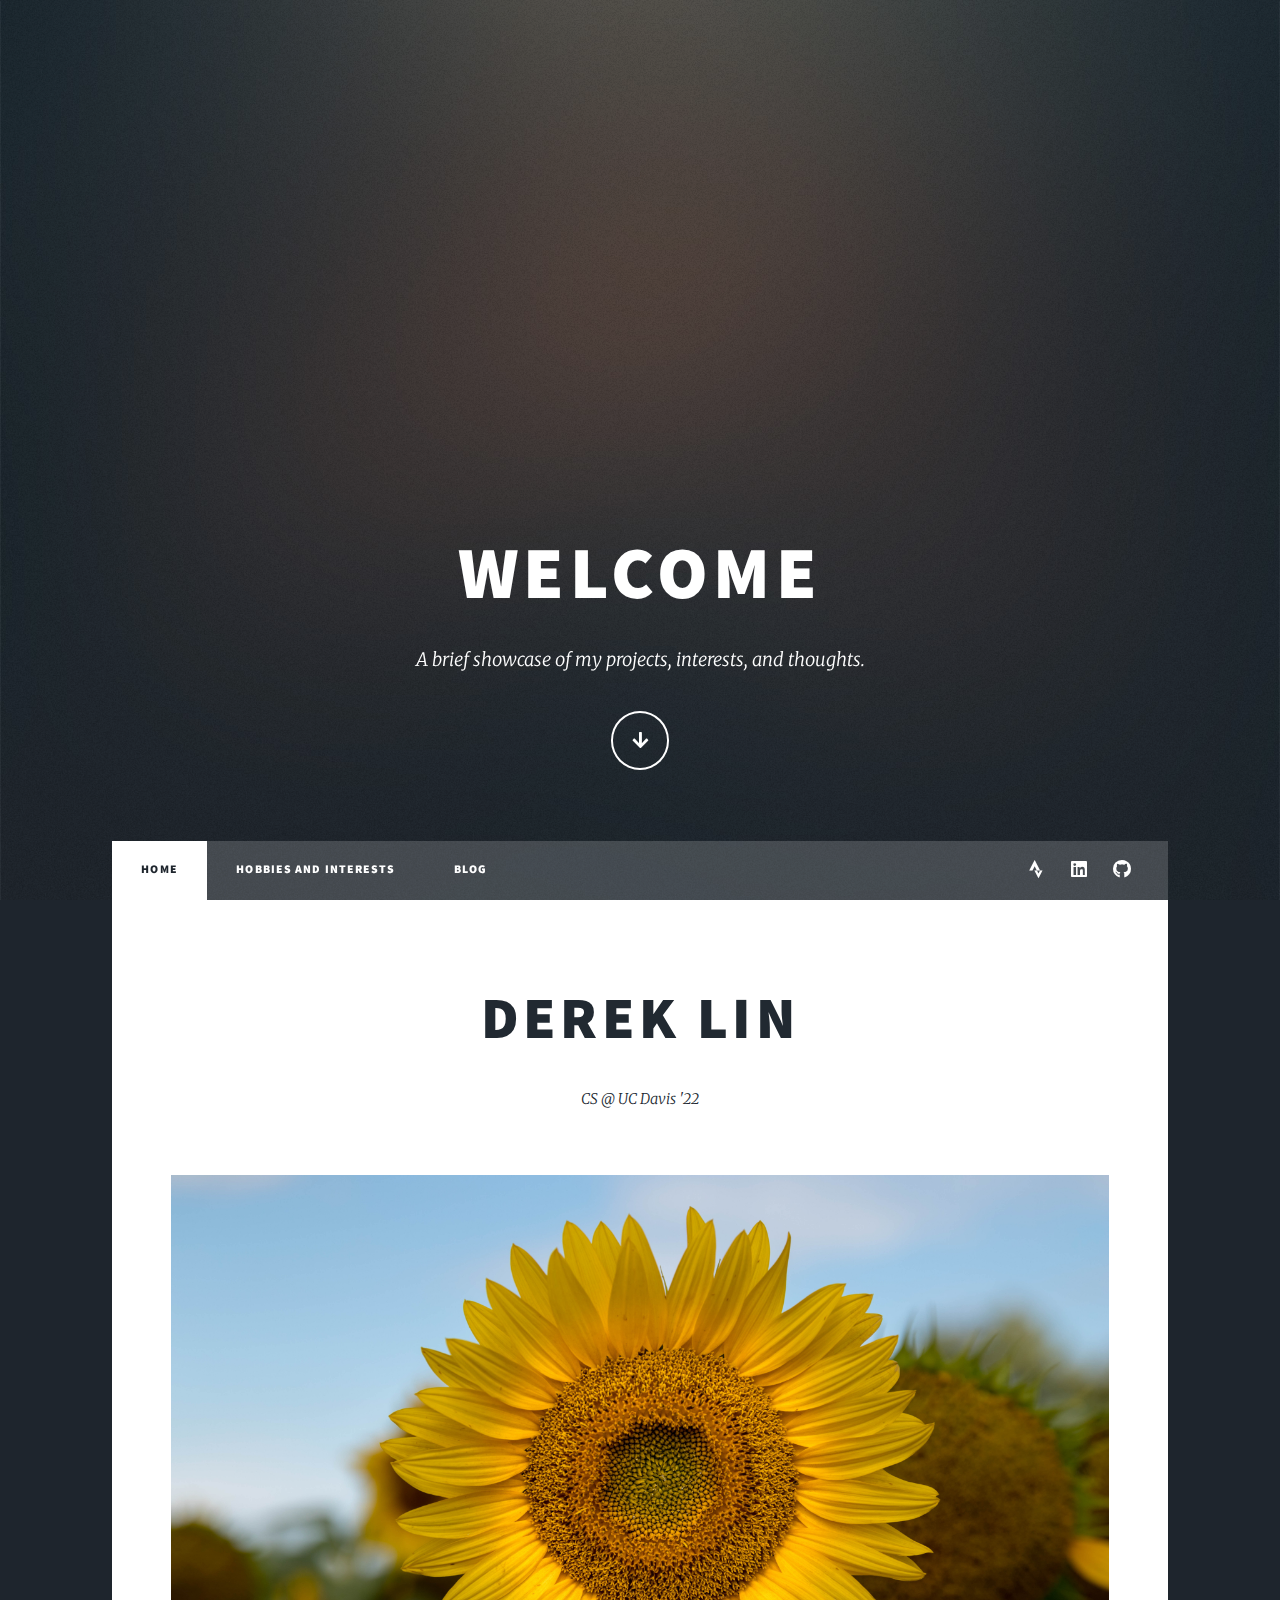
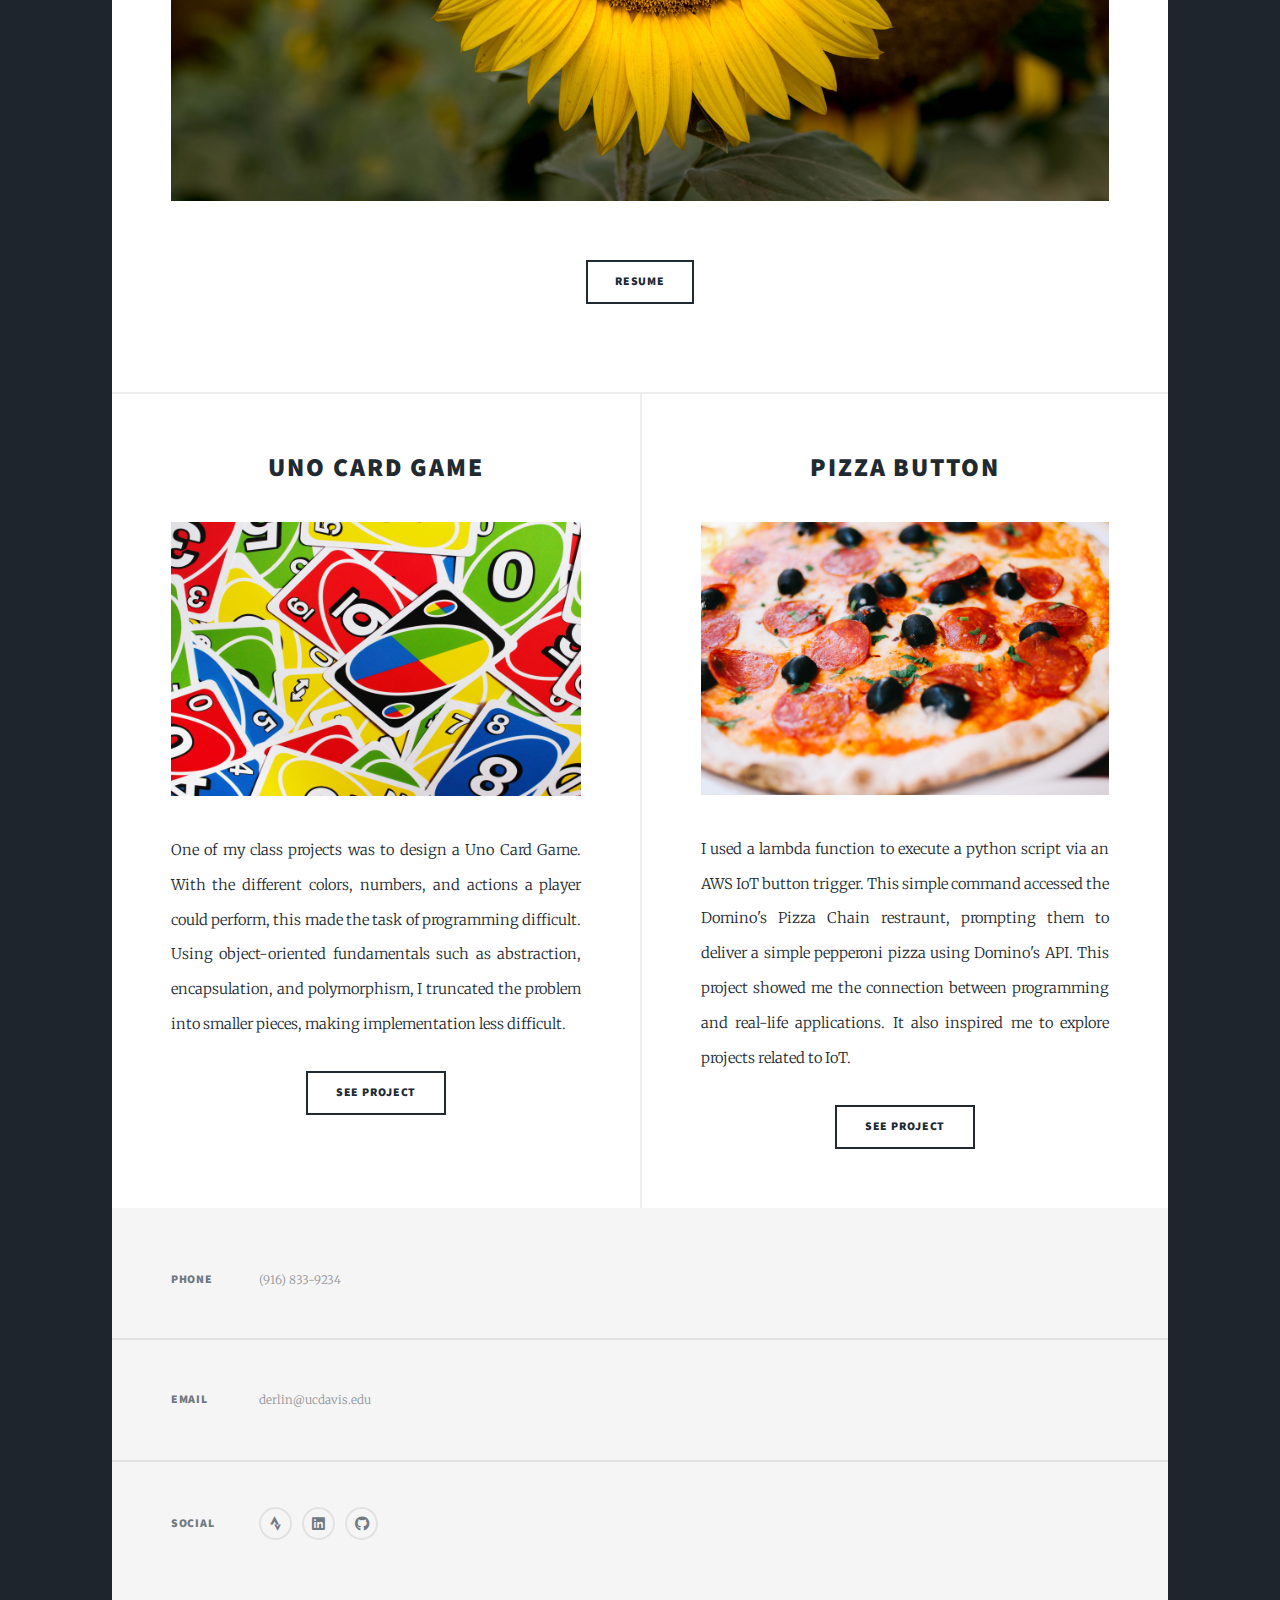
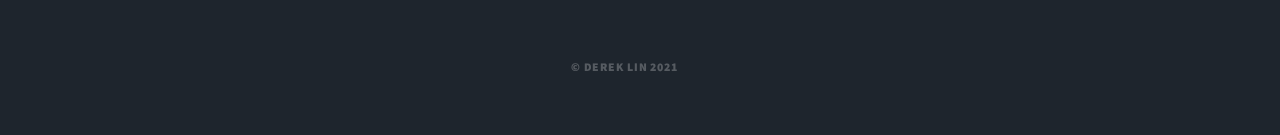
<file: index.html>
<!DOCTYPE HTML>

<html>
	<head>
		<title>Derek's Portfolio</title>
		<meta charset="utf-8" />
		<meta name="viewport" content="width=device-width, initial-scale=1, user-scalable=no" />
		<link rel="stylesheet" href="assets/css/main.css" />
		<noscript><link rel="stylesheet" href="assets/css/noscript.css" /></noscript>
	</head>
	<body class="is-preload">

		<!-- Wrapper -->
			<div id="wrapper" class="fade-in">

				<!-- Intro -->
					<div id="intro">
						<h1>Welcome</h1>
						<p>A brief showcase of my projects, interests, and thoughts.</p>
						<ul class="actions">
							<li><a href="#header" class="button icon solid solo fa-arrow-down scrolly">Continue</a></li>
						</ul>
					</div>

				<!-- Header -->
					<header id="header">
						<a href="index.html" class="logo">Home</a>
					</header>

				<!-- Nav -->
					<nav id="nav">
						<ul class="links">
							<li class="active"><a href="index.html">Home</a></li>
							<li><a href="hobbies.html">Hobbies and Interests</a></li>
							<li><a href="blog.html">Blog</a></li>
							
						</ul>
						<ul class="icons">
							<li><a href="https://www.strava.com/athletes/33128223" class="icon brands fa-strava"><span class="label">Strava</span></a></li>
							<li><a href="https://www.linkedin.com/in/derek-lin-ucd/" class="icon brands fa-linkedin"><span class="label">LinkedIn</span></a></li>
							<li><a href="https://github.com/Derlin8" class="icon brands fa-github"><span class="label">GitHub</span></a></li>
						</ul>
					</nav>

				<!-- Main -->
					<div id="main">

						<!-- Featured Post -->
							<article class="post featured">
								<header class="major">
									
									<h2>Derek Lin</h2>
									<p>CS @ UC Davis '22</p>
						
								</header>
								<a class="image main"><img src="images/Sunflower.jpg" alt="" /></a>
								<ul class="actions special">
									<li><a href="https://derlin8.github.io/Resume/Derek_s_Resume_SWE_3_5_22.pdf" class="button">Resume</a></li>
								</ul>
							</article>

						<!-- Posts -->
							<section class="posts">
								<article>
									<header>
										
										<h2><a href="https://github.com/Derlin8/Uno-Card-Game">Uno Card Game<br />
										</a></h2>
									</header>
									<a href="https://github.com/Derlin8/Uno-Card-Game" class="image fit"><img src="images/uno.jpg" alt="" /></a>
									<p>One of my class projects was to design a Uno Card Game. With the different colors, numbers, and actions a player could perform, this made the task of programming difficult. Using object-oriented fundamentals such as abstraction, encapsulation, and polymorphism, I truncated the problem into smaller pieces, making implementation less difficult. </p>
									<ul class="actions special">
										<li><a href="https://github.com/Derlin8/Uno-Card-Game" class="button">See Project</a></li>
									</ul>
								</article>
								<article>
									<header>
										
										<h2><a href="https://github.com/Derlin8/PizzaButton">Pizza Button<br />
										</a></h2>
									</header>
									<a href="https://github.com/Derlin8/PizzaButton" class="image fit"><img src="images/pizza.jpg" alt="" /></a>
									<p>I used a lambda function to execute a python script via an AWS IoT button trigger. This simple command accessed the Domino's Pizza Chain restraunt, prompting them to deliver a simple pepperoni pizza using Domino's API. This project showed me the connection between programming and real-life applications. It also inspired me to explore projects related to IoT.</p>
									<ul class="actions special">
										<li><a href="https://github.com/Derlin8/PizzaButton" class="button">See Project</a></li>
										
										
										
										
									</ul>
								</article>
							</section>
					</div>

				<!-- Footer -->
					<footer id="footer">
						
						<section class="split contact">
							<section>
								<h3>Phone</h3>
								<p>(916) 833-9234</p>
							</section>
							<section>
								<h3>Email</h3>
								<p>derlin@ucdavis.edu</p>
							</section>
							<section>
								<h3>Social</h3>
								<ul class="icons alt">
									<li><a href="https://www.strava.com/athletes/33128223" class="icon brands fa-strava"><span class="label">Strava</span></a></li>
									<li><a href="https://www.linkedin.com/in/derek-lin-ucd/" class="icon brands fa-linkedin"><span class="label">LinkedIn</span></a></li>
									<li><a href="https://github.com/Derlin8" class="icon brands fa-github"><span class="label">GitHub</span></a></li>
								</ul>
							</section>
						</section>
					</footer>

				<!-- Copyright -->
					<div id="copyright">
						<ul><li>&copy; Derek Lin 2021 <li></ul>
					</div>

			</div>

		<!-- Scripts -->
			<script src="assets/js/jquery.min.js"></script>
			<script src="assets/js/jquery.scrollex.min.js"></script>
			<script src="assets/js/jquery.scrolly.min.js"></script>
			<script src="assets/js/browser.min.js"></script>
			<script src="assets/js/breakpoints.min.js"></script>
			<script src="assets/js/util.js"></script>
			<script src="assets/js/main.js"></script>

	</body>
</html>
</file>
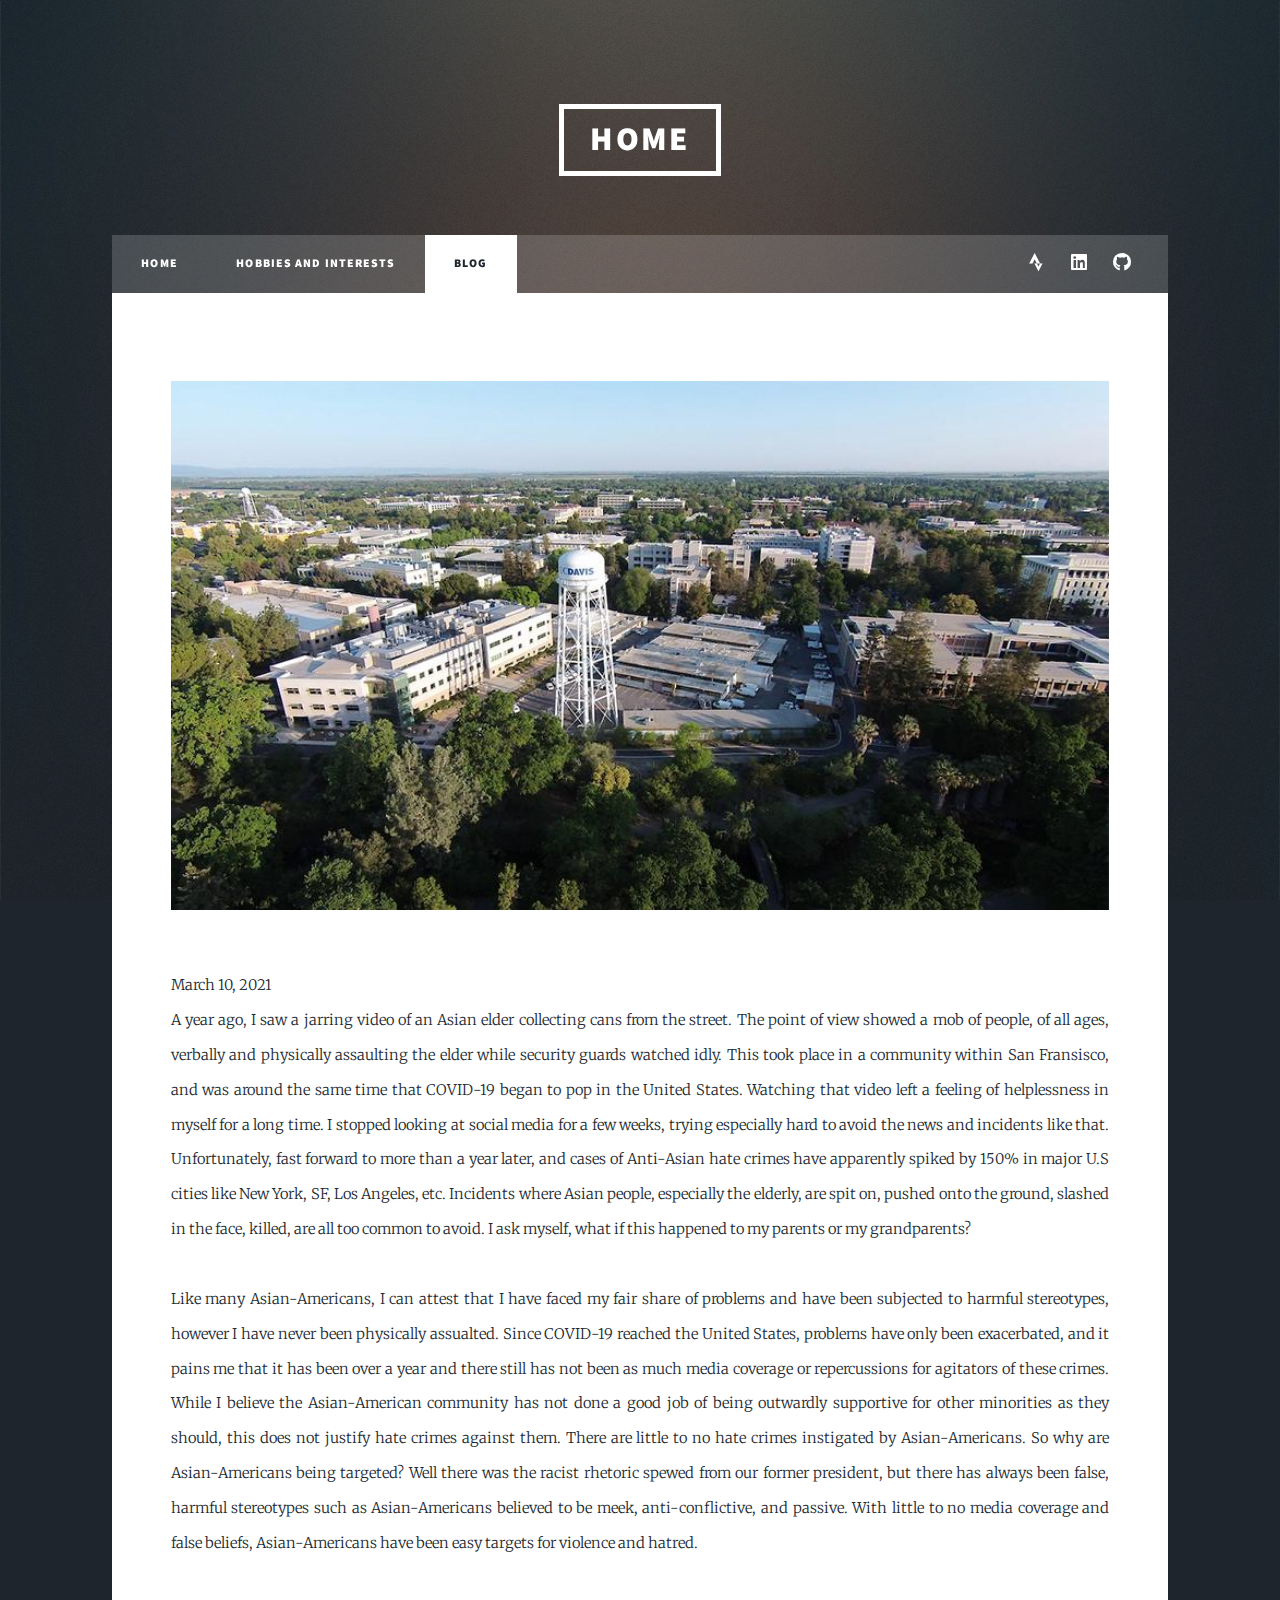
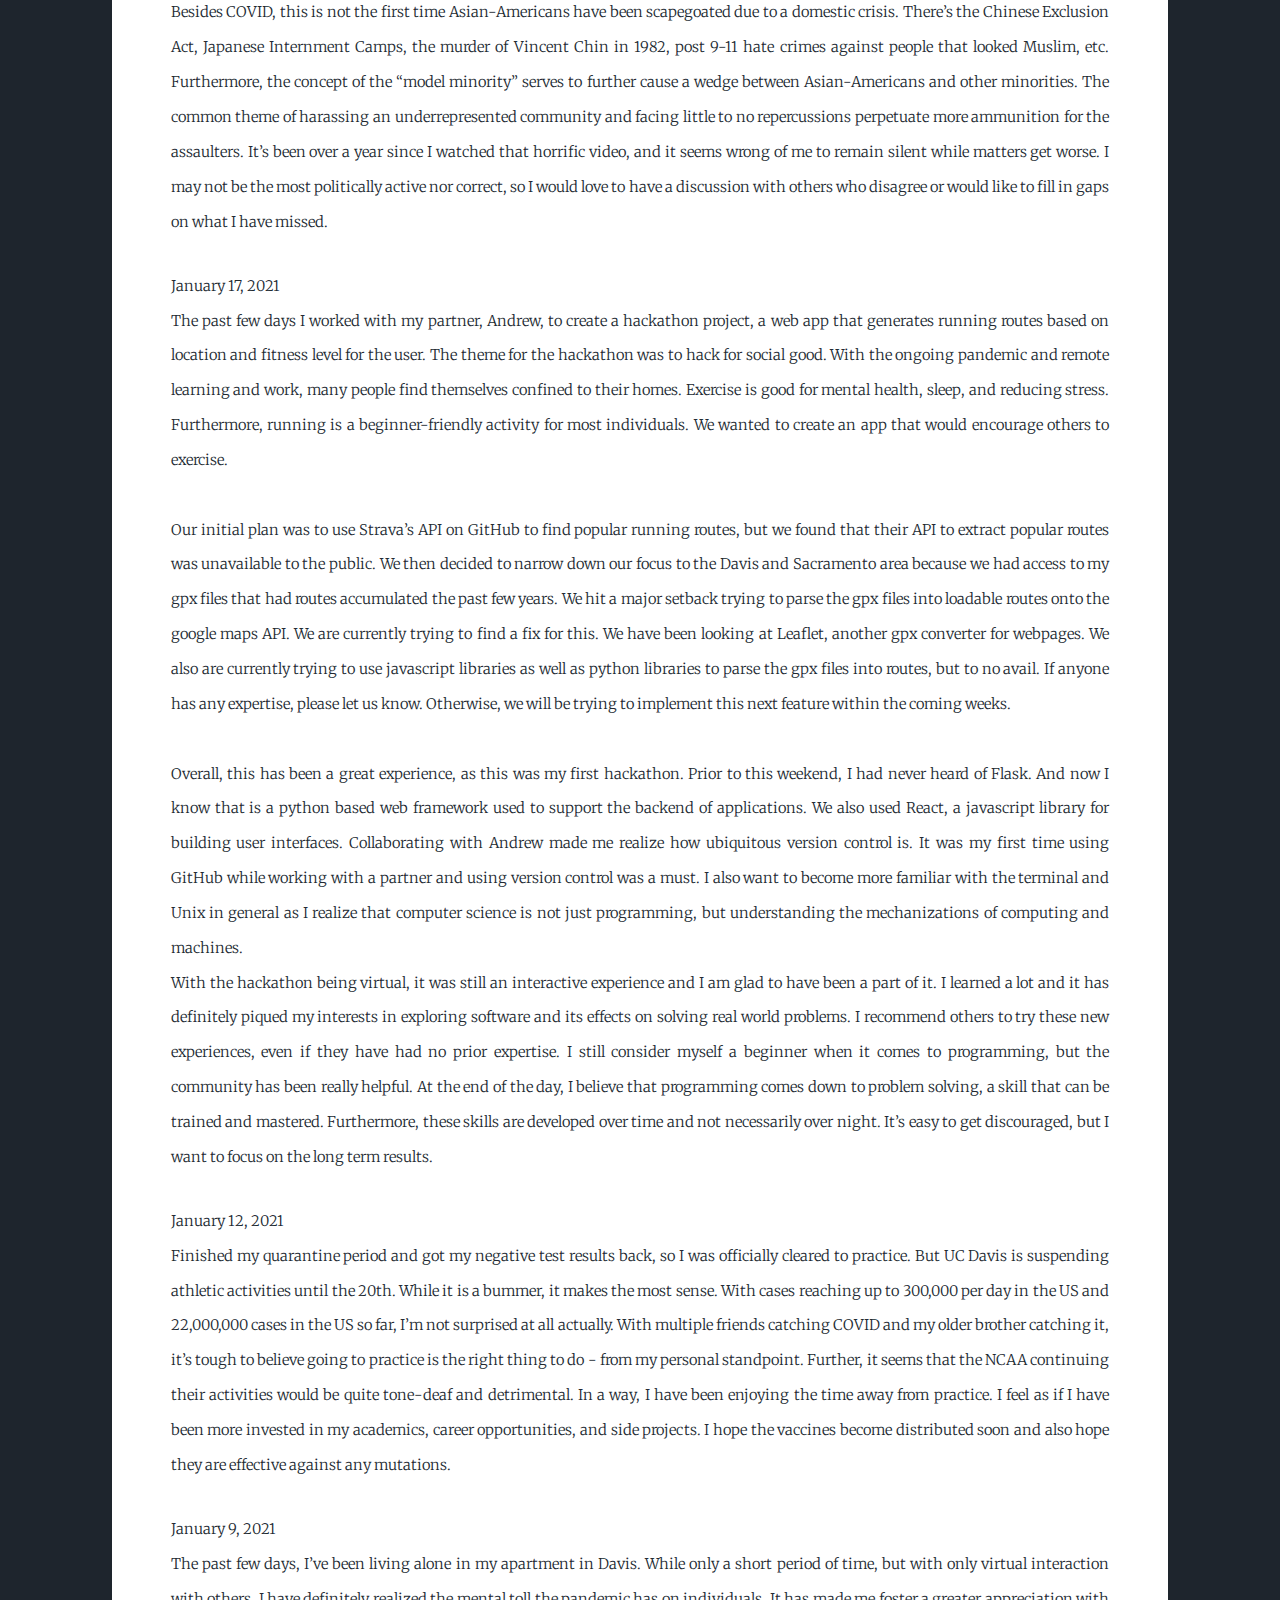
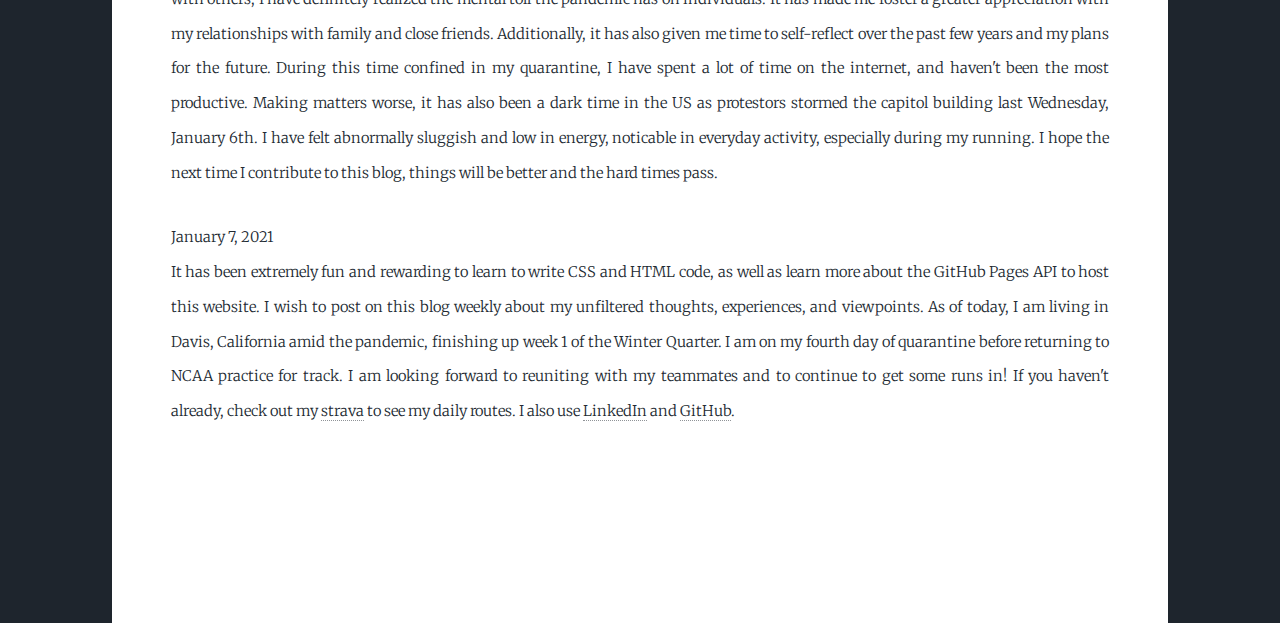
<file: blog.html>
<!DOCTYPE HTML>

<html>
	<head>
		<title>Blog</title>
		<meta charset="utf-8" />
		<meta name="viewport" content="width=device-width, initial-scale=1, user-scalable=no" />
		<link rel="stylesheet" href="assets/css/main.css" />
		<noscript><link rel="stylesheet" href="assets/css/noscript.css" /></noscript>
	</head>
	<body class="is-preload">

		<!-- Wrapper -->
			<div id="wrapper">

				<!-- Header -->
					<header id="header">
						<a href="index.html" class="logo">Home</a>
					</header>

				<!-- Nav -->
					<nav id="nav">
						<ul class="links">
							<li><a href="index.html">Home</a></li>
							<li><a href="hobbies.html">Hobbies and Interests</a></li>
							<li class="active"><a href="blog.html">Blog</a></li>
						</ul>
						<ul class="icons">
							<li><a href="https://www.strava.com/athletes/33128223" class="icon brands fa-strava"><span class="label">Strava</span></a></li>
							<li><a href="https://www.linkedin.com/in/derek-lin-UCD" class="icon brands fa-linkedin"><span class="label">LinkedIn</span></a></li>
							<li><a href="https://github.com/Derlin8" class="icon brands fa-github"><span class="label">GitHub</span></a></li>
						</ul>
					</nav>

				<!-- Main -->
					<div id="main">

						<!-- Post -->
							<section class="post">
<!-- 								<header class="major">
									<h1> My Blog</h1>

								</header>

 -->
								<!-- Text stuff -->
								<div class="image main"><img src="images/Davis.jpg" alt="" /></div>
								
									<span class="date">March 10, 2021</span>
 									<p> A year ago, I saw a jarring video of an Asian elder collecting cans from the street. The point of view showed a mob of people, of all ages, verbally and physically assaulting the elder while security guards watched idly. This took place in a community within San Fransisco, and was around the same time that COVID-19 began to pop in the United States. Watching that video left a feeling of helplessness in myself for a long time. I stopped looking at social media for a few weeks, trying especially hard to avoid the news and incidents like that. Unfortunately, fast forward to more than a year later, and cases of Anti-Asian hate crimes have apparently spiked by 150% in major U.S cities like New York, SF, Los Angeles, etc. Incidents where Asian people, especially the elderly, are spit on, pushed onto the ground, slashed in the face, killed, are all too common to avoid. I ask myself, what if this happened to my parents or my grandparents? 
										
									<br> <br> 
									Like many Asian-Americans, I can attest that I have faced my fair share of problems and have been subjected to harmful stereotypes, however I have never been physically assualted. Since COVID-19 reached the United States, problems have only been exacerbated, and it pains me that it has been over a year and there still has not been as much media coverage or repercussions for agitators of these crimes. While I believe the Asian-American community has not done a good job of being outwardly supportive for other minorities as they should, this does not justify hate crimes against them. There are little to no hate crimes instigated by Asian-Americans. So why are Asian-Americans being targeted? Well there was the racist rhetoric spewed from our former president, but there has always been false, harmful stereotypes such as Asian-Americans believed to be meek, anti-conflictive, and passive. With little to no media coverage and false beliefs, Asian-Americans have been easy targets for violence and hatred. 
									<br> <br> 
									Besides COVID, this is not the first time Asian-Americans have been scapegoated due to a domestic crisis. There’s the Chinese Exclusion Act, Japanese Internment Camps, the murder of Vincent Chin in 1982, post 9-11 hate crimes against people that looked Muslim, etc. Furthermore, the concept of the “model minority” serves to further cause a wedge between Asian-Americans and other minorities. The common theme of harassing an underrepresented community and facing little to no repercussions perpetuate more ammunition for the assaulters. It’s been over a year since I watched that horrific video, and it seems wrong of me to remain silent while matters get worse. I may not be the most politically active nor correct, so I would love to have a discussion with others who disagree or would like to fill in gaps on what I have missed. 
									</p>

									<span class="date">January 17, 2021</span>
 									<p> The past few days I worked with my partner, Andrew, to create a hackathon project, a web app that generates running routes based on location and fitness level for the user. The theme for the hackathon was to hack for social good. With the ongoing pandemic and remote learning and work, many people find themselves confined to their homes. Exercise is good for mental health, sleep, and reducing stress. Furthermore, running is a beginner-friendly activity for most individuals. We wanted to create an app that would encourage others to exercise. <br> <br> Our initial plan was to use Strava’s API on GitHub to find popular running routes, but we found that their API to extract popular routes was unavailable to the public. We then decided to narrow down our focus to the Davis and Sacramento area because we had access to my gpx files that had routes accumulated the past few years. We hit a major setback trying to parse the gpx files into loadable routes onto the google maps API. We are currently trying to find a fix for this. We have been looking at Leaflet, another gpx converter for webpages. We also are currently trying to use javascript libraries as well as python libraries to parse the gpx files into routes, but to no avail. If anyone has any expertise, please let us know. Otherwise, we will be trying to implement this next feature within the coming weeks. <br> <br> Overall, this has been a great experience, as this was my first hackathon. Prior to this weekend, I had never heard of Flask. And now I know that is a python based web framework used to support the backend of applications. We also used React, a javascript library for building user interfaces. Collaborating with Andrew made me realize how ubiquitous version control is. It was my first time using GitHub while working with a partner and using version control was a must. I also want to become more familiar with the terminal and Unix in general as I realize that computer science is not just programming, but understanding the mechanizations of computing and machines. <br> With the hackathon being virtual, it was still an interactive experience and I am glad to have been a part of it. I learned a lot and it has definitely piqued my interests in exploring software and its effects on solving real world problems. I recommend others to try these new experiences, even if they have had no prior expertise. I still consider myself a beginner when it comes to programming, but the community has been really helpful. At the end of the day, I believe that programming comes down to problem solving, a skill that can be trained and mastered. Furthermore, these skills are developed over time and not necessarily over night. It’s easy to get discouraged, but I want to focus on the long term results. 
									</p>

								
									<span class="date">January 12, 2021</span>
									<p> Finished my quarantine period and got my negative test results back, so I was officially cleared to practice. But UC Davis is suspending athletic activities until the 20th. While it is a bummer, it makes the most sense. With cases reaching up to 300,000 per day in the US and 22,000,000 cases in the US so far, I’m not surprised at all actually. With multiple friends catching COVID and my older brother catching it, it’s tough to believe going to practice is the right thing to do - from my personal standpoint. Further, it seems that the NCAA continuing their activities would be quite tone-deaf and detrimental. In a way, I have been enjoying the time away from practice. I feel as if I have been more invested in my academics, career opportunities, and side projects. I hope the vaccines become distributed soon and also hope they are effective against any mutations.
									</p>
								
									<span class="date">January 9, 2021</span>
									<p> The past few days, I’ve been living alone in my apartment in Davis. While only a short period of time, but with only virtual interaction with others, I have definitely realized the mental toll the pandemic has on individuals. It has made me foster a greater appreciation with my relationships with family and close friends. Additionally, it has also given me time to self-reflect over the past few years and my plans for the future. During this time confined in my quarantine, I have spent a lot of time on the internet, and haven't been the most productive. Making matters worse, it has also been a dark time in the US as protestors stormed the capitol building last Wednesday, January 6th. I have felt abnormally sluggish and low in energy, noticable in everyday activity, especially during my running. I hope the next time I contribute to this blog, things will be better and the hard times pass.
									</p>
									<span class="date">January 7, 2021</span>
									
									<p> It has been extremely fun and rewarding to learn to write CSS and HTML code, as well as learn more about the GitHub Pages API to host this website. I wish to post on this blog weekly about my unfiltered thoughts, experiences, and viewpoints. As of today, I am living in Davis, California amid the pandemic, finishing up week 1 of the Winter Quarter. I am on my fourth day of quarantine before returning to NCAA practice for track. I am looking forward to reuniting with my teammates and to continue to get some runs in! If you haven't already, check out my <a href="https://www.strava.com/athletes/33128223">strava</a> to see my daily routes. I also use <a href="https://www.linkedin.com/in/derek-lin-ucd">LinkedIn</a> and <a href="https://github.com/Derlin8">GitHub</a>.
									</p>
									

					
				<!-- Copyright -->
					<div id="copyright">
						<ul><li>&copy; Derek Lin 2021 <li></ul>
					</div>

			</div>

		<!-- Scripts -->
			<script src="assets/js/jquery.min.js"></script>
			<script src="assets/js/jquery.scrollex.min.js"></script>
			<script src="assets/js/jquery.scrolly.min.js"></script>
			<script src="assets/js/browser.min.js"></script>
			<script src="assets/js/breakpoints.min.js"></script>
			<script src="assets/js/util.js"></script>
			<script src="assets/js/main.js"></script>

	</body>
</html>
</file>
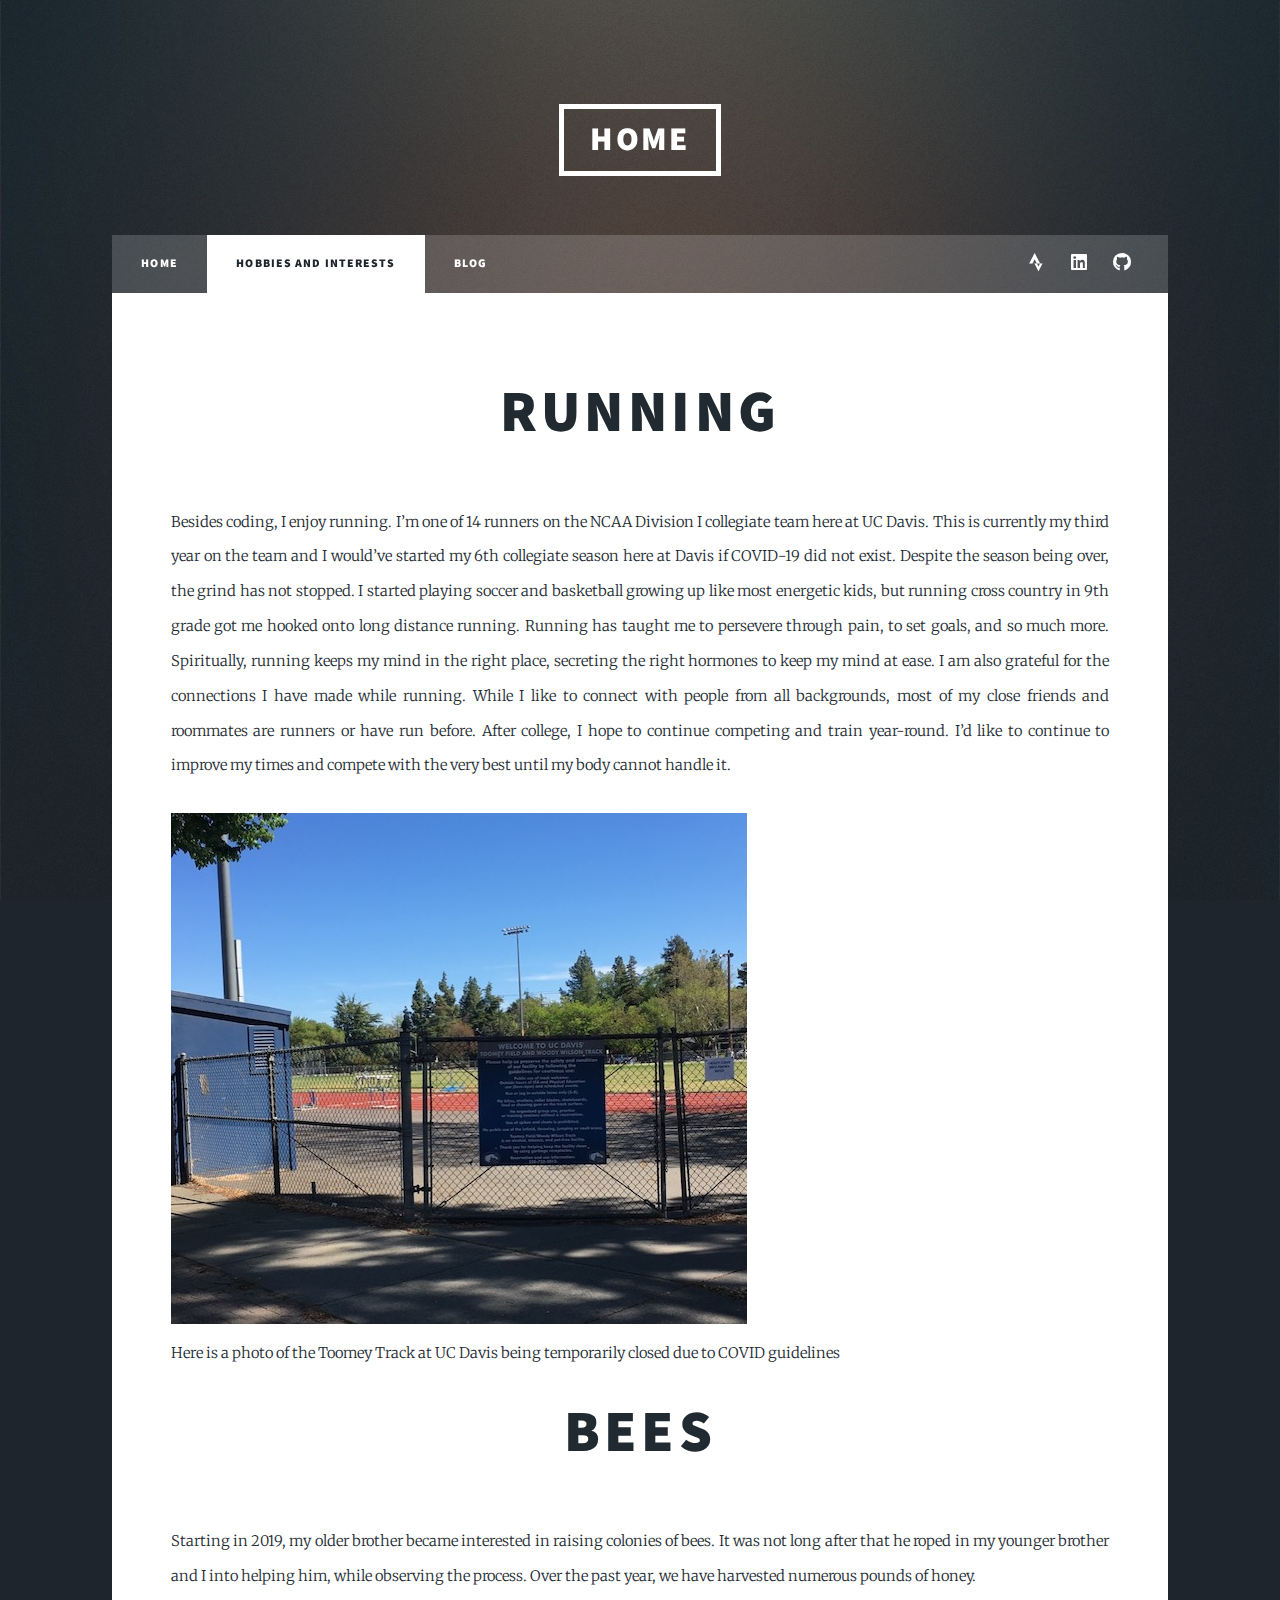
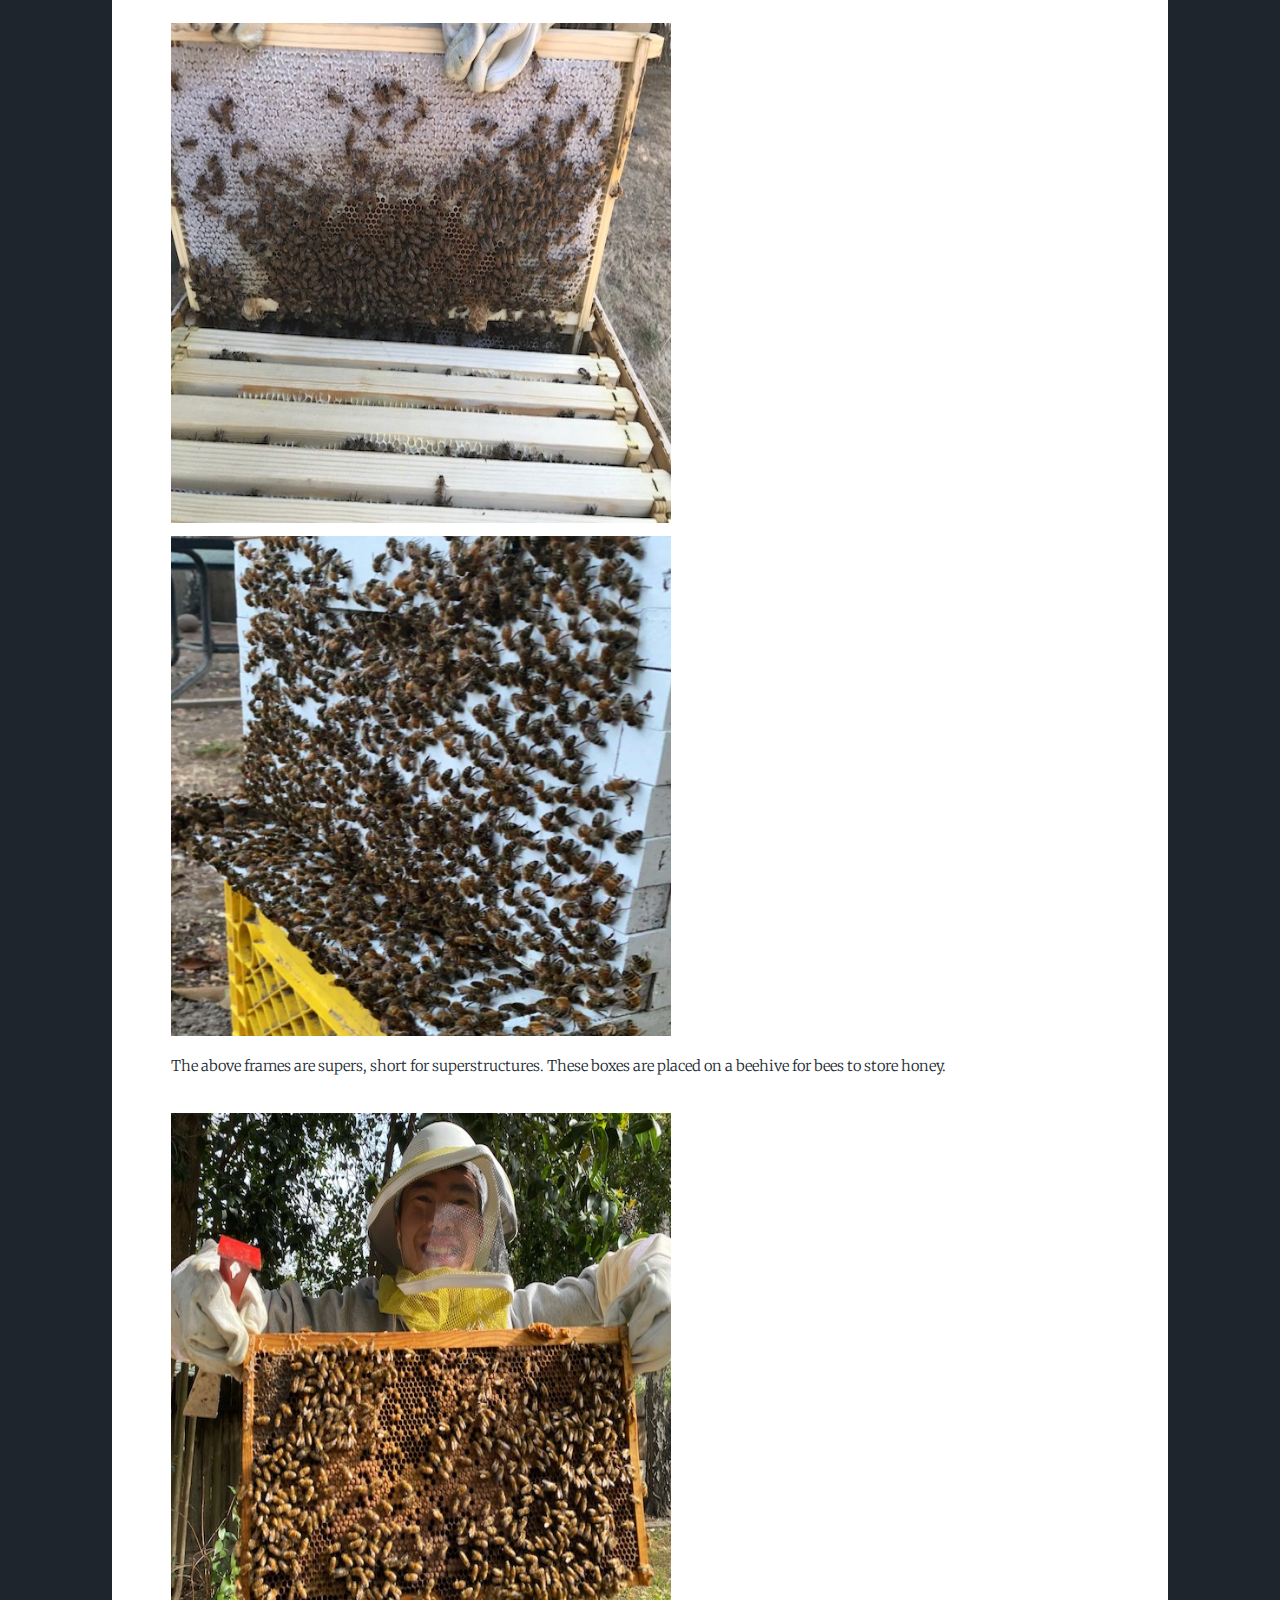
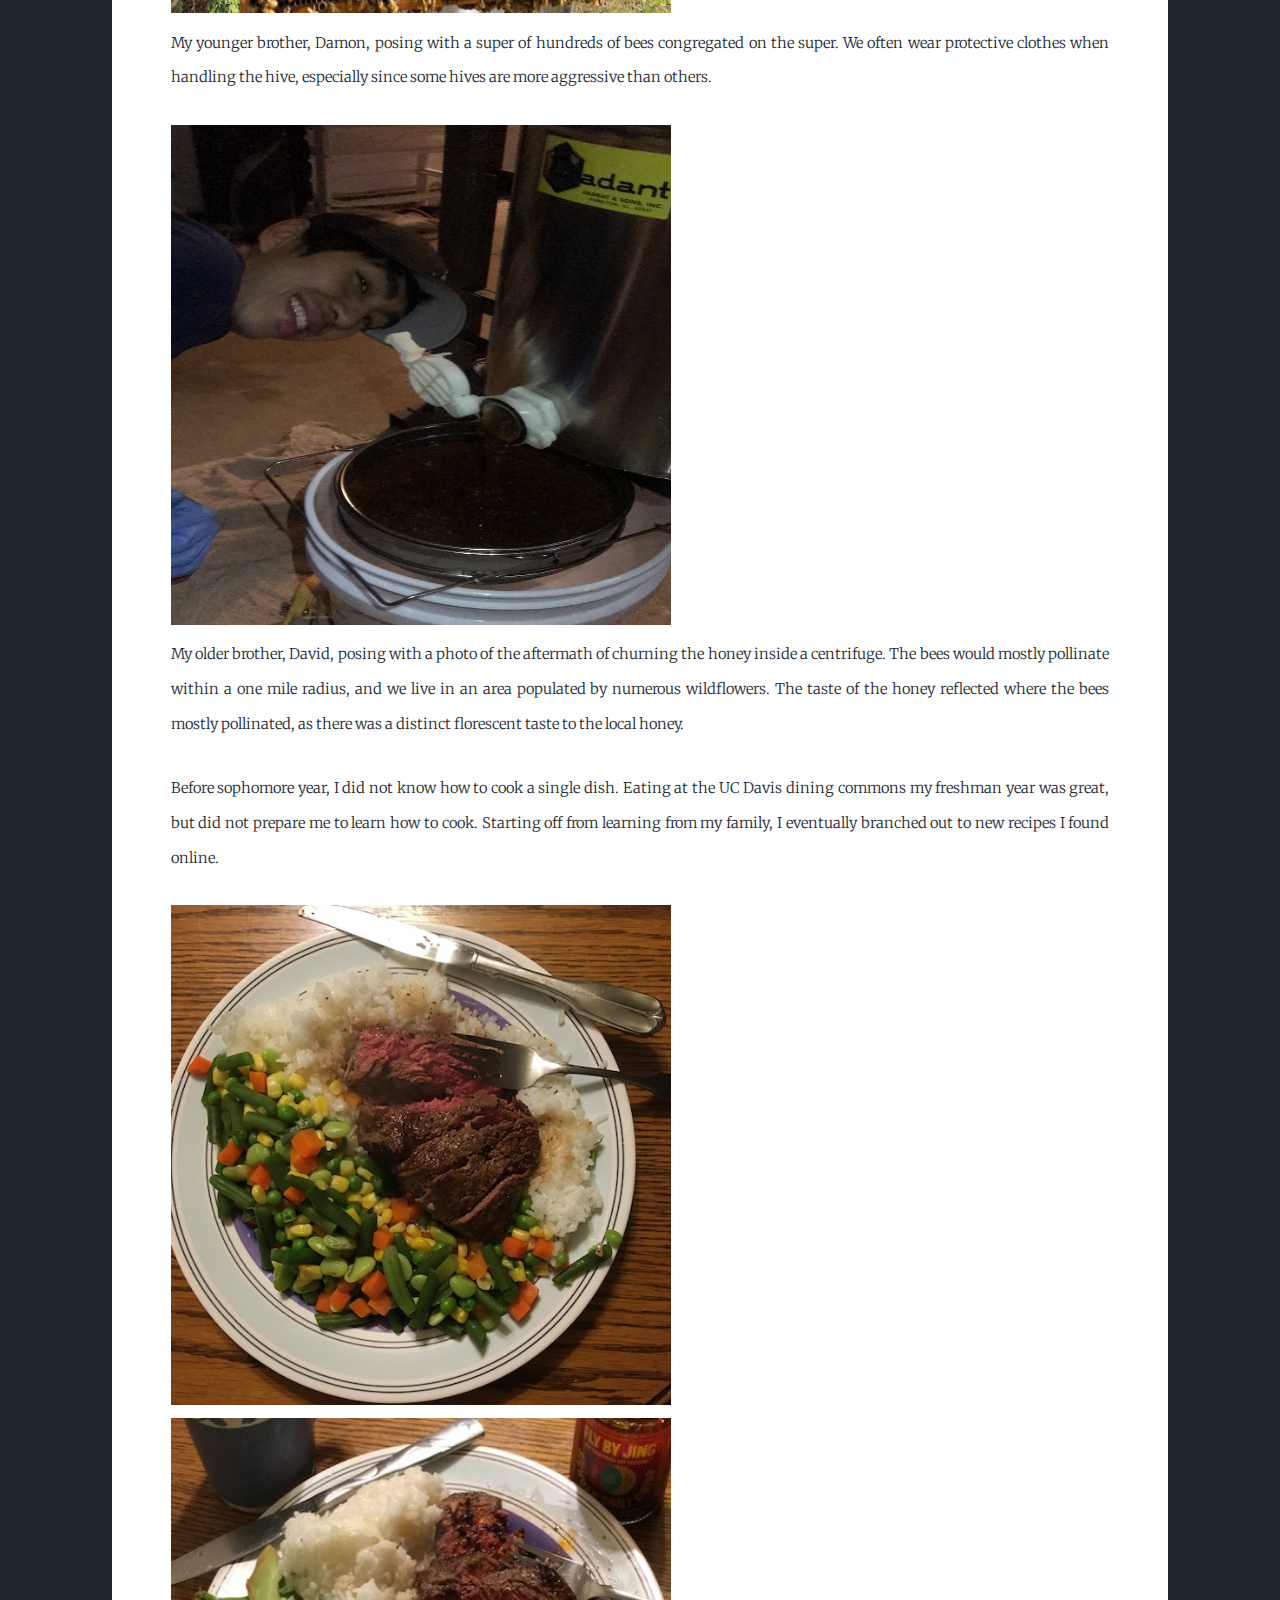
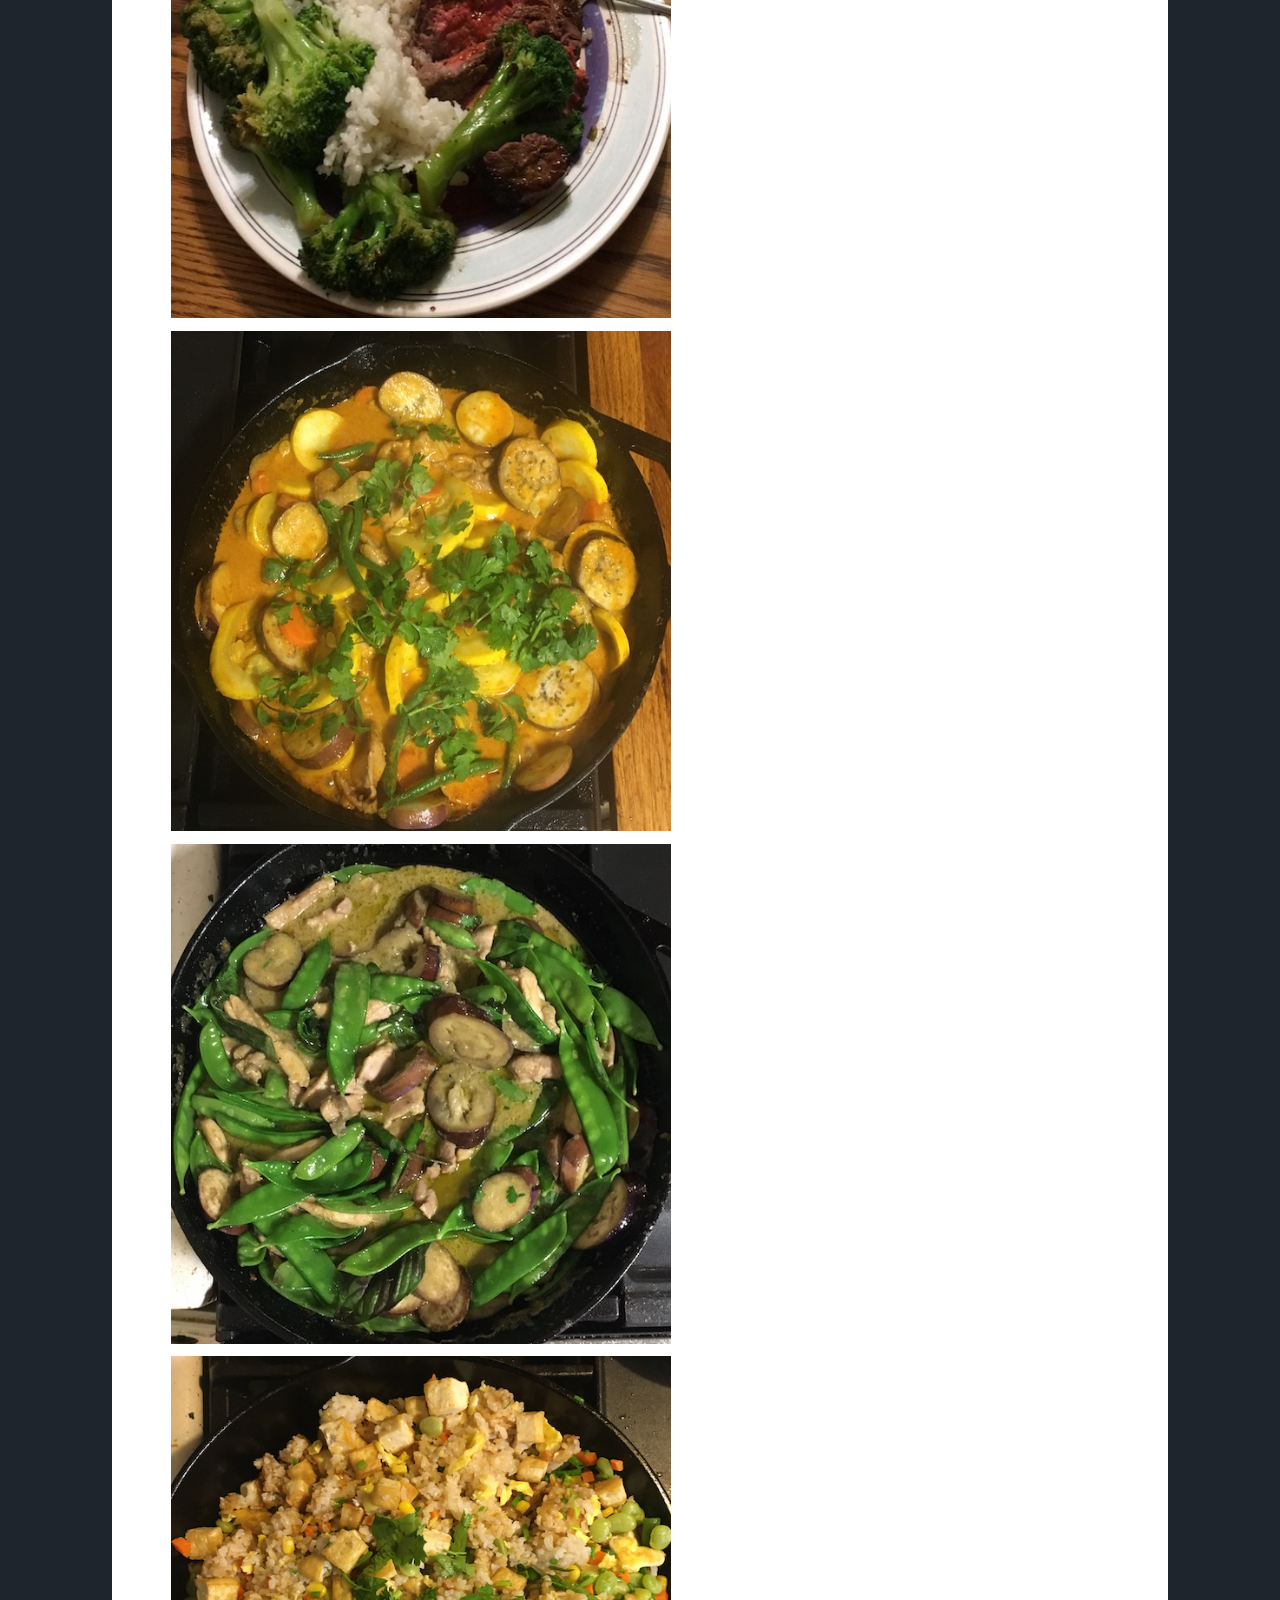
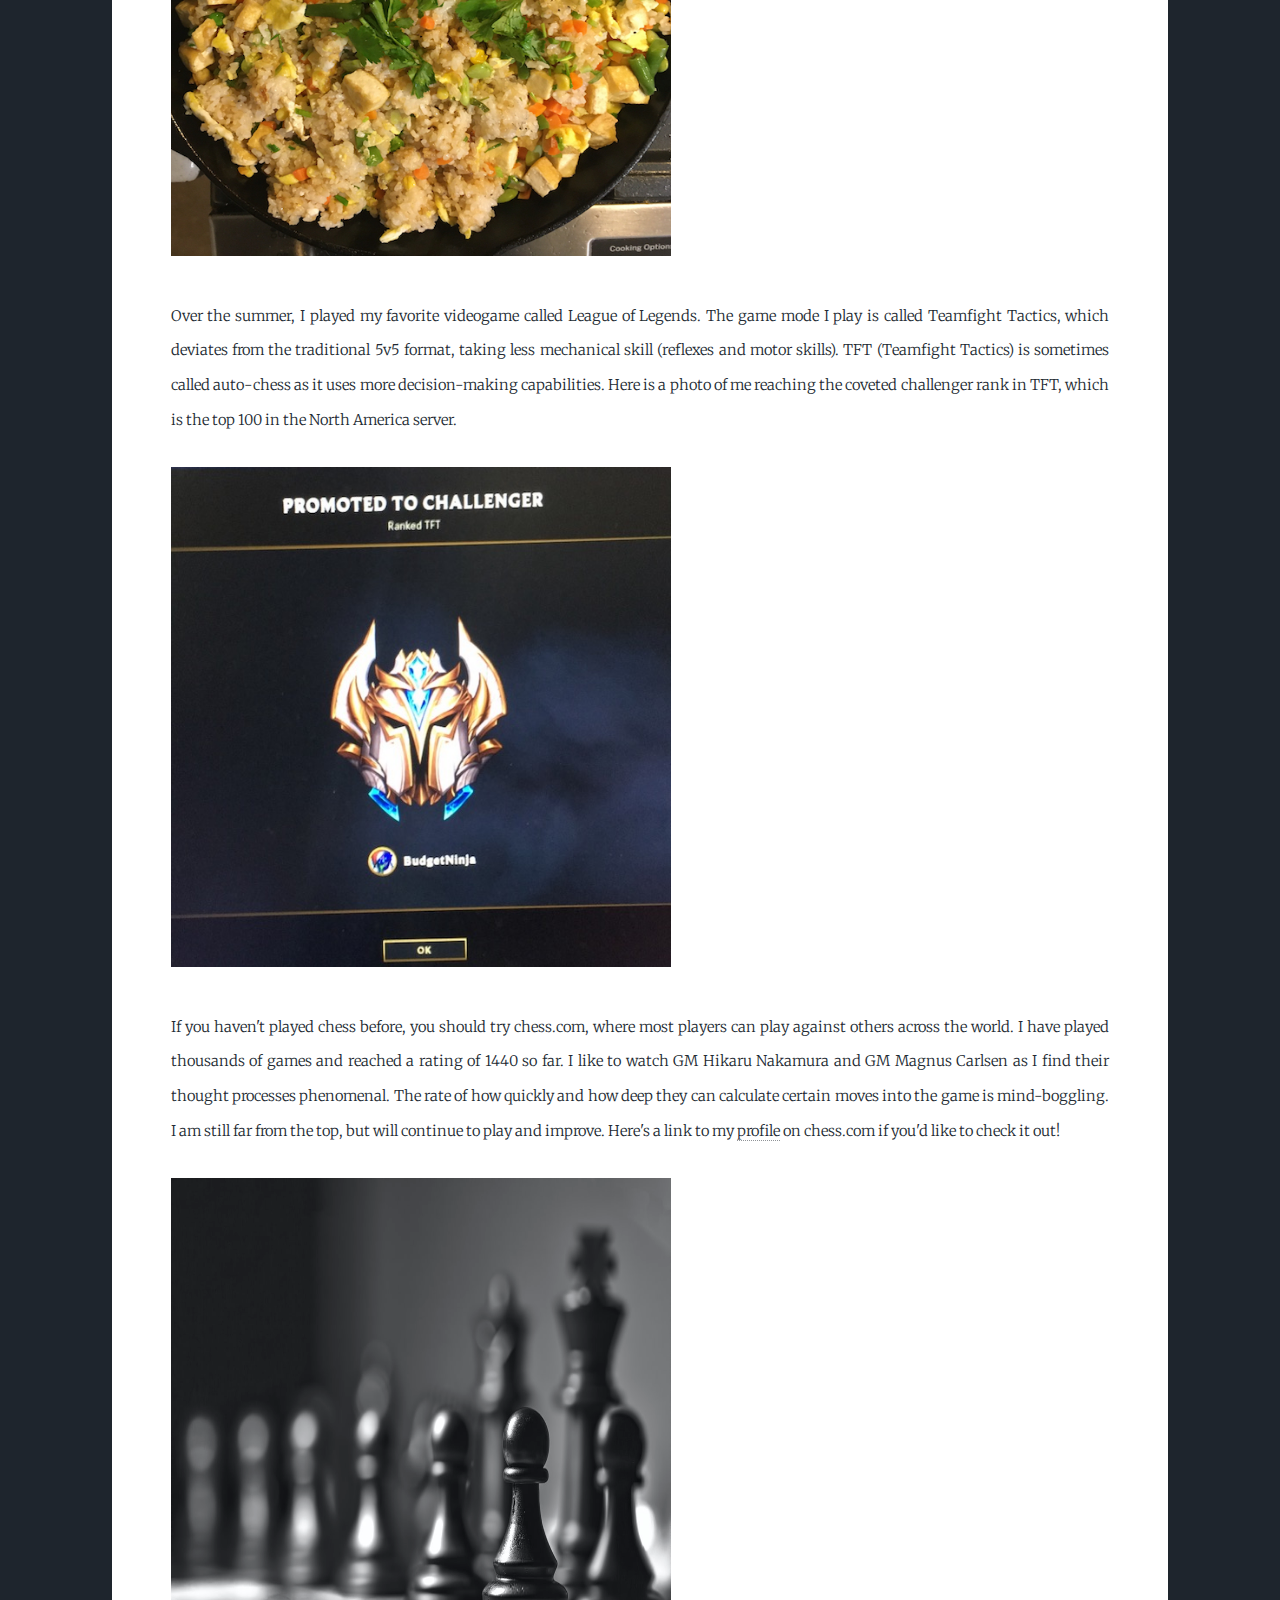
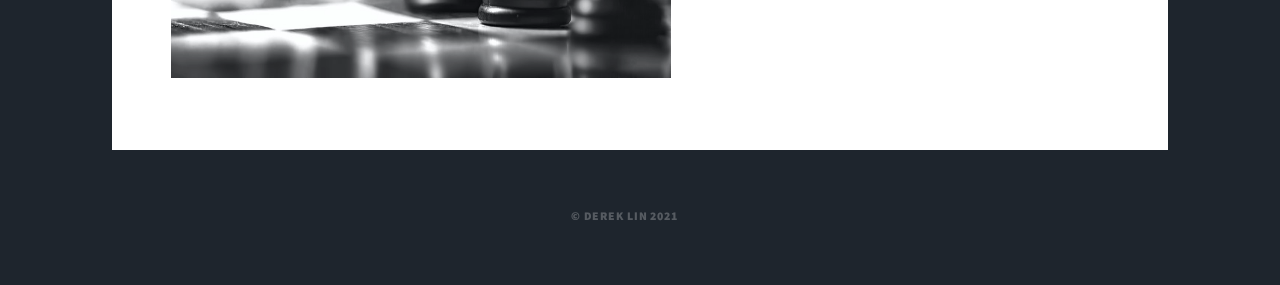
<file: hobbies.html>
<!DOCTYPE HTML>
<!--
	Massively by HTML5 UP
	html5up.net | @ajlkn
	Free for personal and commercial use under the CCA 3.0 license (html5up.net/license)
-->
<html>
	<head>
		<title>Hobbies and Interests</title>
		<meta charset="utf-8" />
		<meta name="viewport" content="width=device-width, initial-scale=1, user-scalable=no" />
		<link rel="stylesheet" href="assets/css/main.css" />
		<noscript><link rel="stylesheet" href="assets/css/noscript.css" /></noscript>
	</head>
	<body class="is-preload">

		<!-- Wrapper -->
			<div id="wrapper">

				<!-- Header -->
					<header id="header">
						<a href="index.html" class="logo">Home</a>
					</header>

				<!-- Nav -->
					<nav id="nav">
						<ul class="links">
							<li><a href="index.html">Home</a></li>
							<li class="active"><a href="hobbies.html">Hobbies and Interests</a></li>
							<li><a href="blog.html">Blog</a></li>
						</ul>
						<ul class="icons">
							<li><a href="https://www.strava.com/athletes/33128223" class="icon brands fa-strava"><span class="label">Strava</span></a></li>
							<li><a href="https://www.linkedin.com/in/derek-lin-UCD" class="icon brands fa-linkedin"><span class="label">LinkedIn</span></a></li>
							<li><a href="https://github.com/Derlin8" class="icon brands fa-github"><span class="label">GitHub</span></a></li>
						</ul>
					</nav>

				<!-- Main -->
					<div id="main">

						<!-- Post -->
							<section class="post">
								<header class="major">
									<h1> Running
									</h1>
								</header>
									<p>Besides coding, I enjoy running. I’m one of 14 runners on the NCAA Division I collegiate team here at UC Davis. This is currently my third year on the team and I would’ve started my 6th collegiate season here at Davis if COVID-19 did not exist. Despite the season being over, the grind has not stopped. I started playing soccer and basketball growing up like most energetic kids, but running cross country in 9th grade got me hooked onto long distance running. Running has taught me to persevere through pain, to set goals, and so much more. Spiritually, running keeps my mind in the right place, secreting the right hormones to keep my mind at ease. I am also grateful for the connections I have made while running. While I like to connect with people from all backgrounds, most of my close friends and roommates are runners or have run before. After college, I hope to continue competing and train year-round. I’d like to continue to improve my times and compete with the very best until my body cannot handle it. </p>
								
							
					
								
								<img src="images/quarantrack.JPG" alt="Toomey Track"> 
								<p> Here is a photo of the Toomey Track at UC Davis being temporarily closed due to COVID guidelines </p>
<!-- 								<p>Besides running and programming, hobbies of mine include playing chess, playing videogames, cooking, photography, and beekeeping.</p>
								 -->
								
								<header class="major">
									<h1> Bees
									</h1>
								</header>
								<p>Starting in 2019, my older brother became interested in raising colonies of bees. It was not long after that he roped in my younger brother and I into helping him, while observing the process. Over the past year, we have harvested numerous pounds of honey. </p>
								
								<img src="images/super.jpeg" alt="super" style="width:500px;height:500px;"> 
								<img src="images/supers.png" alt="supers.png" style="width:500px;height:500px;">
									
								
		
								<p>The above frames are supers, short for superstructures. These boxes are placed on a beehive for bees to store honey.</p>
								<img src="images/damon w: bees.jpeg" alt="Damon with bees" style="width:500px;height:500px;"> 
								<p> My younger brother, Damon, posing with a super of hundreds of bees congregated on the super. We often wear protective clothes when handling the hive, especially since some hives are more aggressive than others.</p>
								<img src="images/centrifuge.JPG" alt="centrifuge" style="width:500px;height:500px;"> 
								<p> My older brother, David, posing with a photo of the aftermath of churning the honey inside a centrifuge. The bees would mostly pollinate within a one mile radius, and we live in an area populated by numerous wildflowers. The taste of the honey reflected where the bees mostly pollinated, as there was a distinct florescent taste to the local honey. </p>
								
								<p> Before sophomore year, I did not know how to cook a single dish. Eating at the UC Davis dining commons my freshman year was great, but did not prepare me to learn how to cook. Starting off from learning from my family, I eventually branched out to new recipes I found online. </p>
								<img src="images/steak.JPG" alt="steak" style="width:500px;height:500px;"> 
								<img src="images/more_steak.JPG" alt="more steak" style="width:500px;height:500px;"> 
								<img src="images/red_curry.JPG" alt="red curry" style="width:500px;height:500px;"> 
								<img src="images/green_curry.JPG" alt="green curry" style="width:500px;height:500px;"> 
								<img src="images/tofu_fried_rice.JPG" alt="tofu fried rice" style="width:500px;height:500px;"> 
								
								<p> </p>
								<p> Over the summer, I played my favorite videogame called League of Legends. The game mode I play is called Teamfight Tactics, which deviates from the traditional 5v5 format, taking less mechanical skill (reflexes and motor skills). TFT (Teamfight Tactics) is sometimes called auto-chess as it uses more decision-making capabilities. Here is a photo of me reaching the coveted challenger rank in TFT, which is the top 100 in the North America server.</p>
								<img src="images/challenger.JPG" alt="challenger" style="width:500px;height:500px;"> 
								
								<p> </p>
								<p> If you haven't played chess before, you should try chess.com, where most players can play against others across the world. I have played thousands of games and reached a rating of 1440 so far. I like to watch GM Hikaru Nakamura and GM Magnus Carlsen as I find their thought processes phenomenal. The rate of how quickly and how deep they can calculate certain moves into the game is mind-boggling. I am still far from the top, but will continue to play and improve. Here's a link to my <a href="https://www.chess.com/member/budgetninja">profile</a> on chess.com if you'd like to check it out! </p> 
								<img src="images/chess.jpeg" alt="chess" style="width:500px;height:500px;"> 
								
							</section>
						
								
								

					</div>

				<!-- Footer -->
					<footer id="footer">
						
					</footer>

				<!-- Copyright -->
					<div id="copyright">
						<ul><li>&copy; Derek Lin 2021 <li></ul>
					</div>

			</div>

		<!-- Scripts -->
			<script src="assets/js/jquery.min.js"></script>
			<script src="assets/js/jquery.scrollex.min.js"></script>
			<script src="assets/js/jquery.scrolly.min.js"></script>
			<script src="assets/js/browser.min.js"></script>
			<script src="assets/js/breakpoints.min.js"></script>
			<script src="assets/js/util.js"></script>
			<script src="assets/js/main.js"></script>

	</body>
</html>
</file>
<file: assets/css/main.css>
@import url(fontawesome-all.min.css);
@import url("https://fonts.googleapis.com/css?family=Merriweather:300,700,300italic,700italic|Source+Sans+Pro:900");



html, body, div, span, applet, object,
iframe, h1, h2, h3, h4, h5, h6, p, blockquote,
pre, a, abbr, acronym, address, big, cite,
code, del, dfn, em, img, ins, kbd, q, s, samp,
small, strike, strong, sub, sup, tt, var, b,
u, i, center, dl, dt, dd, ol, ul, li, fieldset,
form, label, legend, table, caption, tbody,
tfoot, thead, tr, th, td, article, aside,
canvas, details, embed, figure, figcaption,
footer, header, hgroup, menu, nav, output, ruby,
section, summary, time, mark, audio, video {
	margin: 0;
	padding: 0;
	border: 0;
	font-size: 100%;
	font: inherit;
	vertical-align: baseline;}

article, aside, details, figcaption, figure,
footer, header, hgroup, menu, nav, section {
	display: block;}

body {
	line-height: 1;
}

ol, ul {
	list-style: none;
}

blockquote, q {
	quotes: none;
}

	blockquote:before, blockquote:after, q:before, q:after {
		content: '';
		content: none;
	}

table {
	border-collapse: collapse;
	border-spacing: 0;
}

body {
	-webkit-text-size-adjust: none;
}

mark {
	background-color: transparent;
	color: inherit;
}

input::-moz-focus-inner {
	border: 0;
	padding: 0;
}

input, select, textarea {
	-moz-appearance: none;
	-webkit-appearance: none;
	-ms-appearance: none;
	appearance: none;
}

/* Basic */

	@-ms-viewport {
		width: device-width;
	}

	body {
		-ms-overflow-style: scrollbar;
	}

	@media screen and (max-width: 480px) {

		html, body {
			min-width: 320px;
		}

	}

	html {
		box-sizing: border-box;
	}

	*, *:before, *:after {
		box-sizing: inherit;
	}

	body {
		background-color: #1e252d;
	}

		body.is-preload *, body.is-preload *:before, body.is-preload *:after {
			-moz-animation: none !important;
			-webkit-animation: none !important;
			-ms-animation: none !important;
			animation: none !important;
			-moz-transition: none !important;
			-webkit-transition: none !important;
			-ms-transition: none !important;
			transition: none !important;
		}

/* Type */

	html {
		font-size: 16pt;
	}

		@media screen and (max-width: 1680px) {

			html {
				font-size: 12pt;
			}

		}

		@media screen and (max-width: 1280px) {

			html {
				font-size: 11pt;
			}

		}

		@media screen and (max-width: 360px) {

			html {
				font-size: 10pt;
			}

		}

	body {
		color: #212931;
	}

	body, input, select, textarea {
		font-family: "Merriweather", Georgia, serif;
		font-weight: 300;
		font-size: 1rem;
		line-height: 2.375;
	}

	a {
		-moz-transition: color 0.2s ease-in-out, background-color 0.2s ease-in-out, border-color 0.2s ease-in-out, box-shadow 0.2s ease-in-out;
		-webkit-transition: color 0.2s ease-in-out, background-color 0.2s ease-in-out, border-color 0.2s ease-in-out, box-shadow 0.2s ease-in-out;
		-ms-transition: color 0.2s ease-in-out, background-color 0.2s ease-in-out, border-color 0.2s ease-in-out, box-shadow 0.2s ease-in-out;
		transition: color 0.2s ease-in-out, background-color 0.2s ease-in-out, border-color 0.2s ease-in-out, box-shadow 0.2s ease-in-out;
		border-bottom: dotted 1px;
		text-decoration: none;
	}

		a:hover {
			border-bottom-color: transparent;
		}

	strong, b {
		font-weight: 600;
	}

	em, i {
		font-style: italic;
	}

	p {
		text-align: justify;
		margin: 0 0 2rem 0;
	}

	h1, h2, h3, h4, h5, h6 {
		font-family: "Source Sans Pro", Helvetica, sans-serif;
		font-weight: 900;
		line-height: 1.5;
		letter-spacing: 0.075em;
		text-transform: uppercase;
		margin: 0 0 1rem 0;
	}

		h1 a, h2 a, h3 a, h4 a, h5 a, h6 a {
			border-bottom: 0;
			color: inherit;
			text-decoration: none;
		}

	h1 {
		font-size: 4rem;
		line-height: 1.1;
		margin: 0 0 2rem 0;
	}

	h2 {
		font-size: 1.75rem;
		line-height: 1.3;
		margin: 0 0 1.5rem 0;
	}

	h3 {
		font-size: 1.25rem;
		margin: 0 0 1.5rem 0;
	}

	h4 {
		font-size: 1rem;
	}

	h5 {
		font-size: 0.9rem;
	}

	h6 {
		font-size: 0.8rem;
	}

	sub {
		font-size: 0.8rem;
		position: relative;
		top: 0.5rem;
	}

	sup {
		font-size: 0.8rem;
		position: relative;
		top: -0.5rem;
	}

	blockquote {
		border-left: solid 4px;
		font-style: italic;
		margin: 0 0 2rem 0;
		padding: 0.5rem 0 0.5rem 2rem;
	}

	code {
		border: solid 2px;
		font-family: "Courier New", monospace;
		font-size: 0.9rem;
		margin: 0 0.25rem;
		padding: 0.25rem 0.65rem;
	}

	pre {
		-webkit-overflow-scrolling: touch;
		font-family: "Courier New", monospace;
		font-size: 0.9rem;
		margin: 0 0 2rem 0;
	}

		pre code {
			display: block;
			line-height: 1.75;
			padding: 1rem 1.5rem;
			overflow-x: auto;
		}

	hr {
		border: 0;
		border-bottom: solid 2px;
		margin: 3rem 0;
	}

		hr.major {
			margin: 5rem 0;
		}

	.align-left {
		text-align: left;
	}

	.align-center {
		text-align: center;
	}

	.align-right {
		text-align: right;
	}

	input, select, textarea {
		color: #212931;
	}

	a {
		color: #212931;
		border-bottom-color: rgba(33, 41, 49, 0.5);
	}

		a:hover {
			border-bottom-color: transparent;
			color: #18bfef !important;
		}

	strong, b {
		color: #212931;
	}

	h1, h2, h3, h4, h5, h6 {
		color: #212931;
	}

	blockquote {
		border-left-color: #eeeeee;
	}

	code {
		background: rgba(220, 220, 220, 0.25);
		border-color: #eeeeee;
	}

	hr {
		border-bottom-color: #eeeeee;
	}

/* Row */

	.row {
		display: flex;
		flex-wrap: wrap;
		box-sizing: border-box;
		align-items: stretch;
	}

		.row > * {
			box-sizing: border-box;
		}

		.row.gtr-uniform > * > :last-child {
			margin-bottom: 0;
		}

		.row.aln-left {
			justify-content: flex-start;
		}

		.row.aln-center {
			justify-content: center;
		}

		.row.aln-right {
			justify-content: flex-end;
		}

		.row.aln-top {
			align-items: flex-start;
		}

		.row.aln-middle {
			align-items: center;
		}

		.row.aln-bottom {
			align-items: flex-end;
		}

		.row > .imp {
			order: -1;
		}

		.row > .col-1 {
			width: 8.33333%;
		}

		.row > .off-1 {
			margin-left: 8.33333%;
		}

		.row > .col-2 {
			width: 16.66667%;
		}

		.row > .off-2 {
			margin-left: 16.66667%;
		}

		.row > .col-3 {
			width: 25%;
		}

		.row > .off-3 {
			margin-left: 25%;
		}

		.row > .col-4 {
			width: 33.33333%;
		}

		.row > .off-4 {
			margin-left: 33.33333%;
		}

		.row > .col-5 {
			width: 41.66667%;
		}

		.row > .off-5 {
			margin-left: 41.66667%;
		}

		.row > .col-6 {
			width: 50%;
		}

		.row > .off-6 {
			margin-left: 50%;
		}

		.row > .col-7 {
			width: 58.33333%;
		}

		.row > .off-7 {
			margin-left: 58.33333%;
		}

		.row > .col-8 {
			width: 66.66667%;
		}

		.row > .off-8 {
			margin-left: 66.66667%;
		}

		.row > .col-9 {
			width: 75%;
		}

		.row > .off-9 {
			margin-left: 75%;
		}

		.row > .col-10 {
			width: 83.33333%;
		}

		.row > .off-10 {
			margin-left: 83.33333%;
		}

		.row > .col-11 {
			width: 91.66667%;
		}

		.row > .off-11 {
			margin-left: 91.66667%;
		}

		.row > .col-12 {
			width: 100%;
		}

		.row > .off-12 {
			margin-left: 100%;
		}

		.row.gtr-0 {
			margin-top: 0;
			margin-left: 0rem;
		}

			.row.gtr-0 > * {
				padding: 0 0 0 0rem;
			}

			.row.gtr-0.gtr-uniform {
				margin-top: 0rem;
			}

				.row.gtr-0.gtr-uniform > * {
					padding-top: 0rem;
				}

		.row.gtr-25 {
			margin-top: 0;
			margin-left: -0.375rem;
		}

			.row.gtr-25 > * {
				padding: 0 0 0 0.375rem;
			}

			.row.gtr-25.gtr-uniform {
				margin-top: -0.375rem;
			}

				.row.gtr-25.gtr-uniform > * {
					padding-top: 0.375rem;
				}

		.row.gtr-50 {
			margin-top: 0;
			margin-left: -0.75rem;
		}

			.row.gtr-50 > * {
				padding: 0 0 0 0.75rem;
			}

			.row.gtr-50.gtr-uniform {
				margin-top: -0.75rem;
			}

				.row.gtr-50.gtr-uniform > * {
					padding-top: 0.75rem;
				}

		.row {
			margin-top: 0;
			margin-left: -1.5rem;
		}

			.row > * {
				padding: 0 0 0 1.5rem;
			}

			.row.gtr-uniform {
				margin-top: -1.5rem;
			}

				.row.gtr-uniform > * {
					padding-top: 1.5rem;
				}

		.row.gtr-150 {
			margin-top: 0;
			margin-left: -2.25rem;
		}

			.row.gtr-150 > * {
				padding: 0 0 0 2.25rem;
			}

			.row.gtr-150.gtr-uniform {
				margin-top: -2.25rem;
			}

				.row.gtr-150.gtr-uniform > * {
					padding-top: 2.25rem;
				}

		.row.gtr-200 {
			margin-top: 0;
			margin-left: -3rem;
		}

			.row.gtr-200 > * {
				padding: 0 0 0 3rem;
			}

			.row.gtr-200.gtr-uniform {
				margin-top: -3rem;
			}

				.row.gtr-200.gtr-uniform > * {
					padding-top: 3rem;
				}

		@media screen and (max-width: 1680px) {

			.row {
				display: flex;
				flex-wrap: wrap;
				box-sizing: border-box;
				align-items: stretch;
			}

				.row > * {
					box-sizing: border-box;
				}

				.row.gtr-uniform > * > :last-child {
					margin-bottom: 0;
				}

				.row.aln-left {
					justify-content: flex-start;
				}

				.row.aln-center {
					justify-content: center;
				}

				.row.aln-right {
					justify-content: flex-end;
				}

				.row.aln-top {
					align-items: flex-start;
				}

				.row.aln-middle {
					align-items: center;
				}

				.row.aln-bottom {
					align-items: flex-end;
				}

				.row > .imp-xlarge {
					order: -1;
				}

				.row > .col-1-xlarge {
					width: 8.33333%;
				}

				.row > .off-1-xlarge {
					margin-left: 8.33333%;
				}

				.row > .col-2-xlarge {
					width: 16.66667%;
				}

				.row > .off-2-xlarge {
					margin-left: 16.66667%;
				}

				.row > .col-3-xlarge {
					width: 25%;
				}

				.row > .off-3-xlarge {
					margin-left: 25%;
				}

				.row > .col-4-xlarge {
					width: 33.33333%;
				}

				.row > .off-4-xlarge {
					margin-left: 33.33333%;
				}

				.row > .col-5-xlarge {
					width: 41.66667%;
				}

				.row > .off-5-xlarge {
					margin-left: 41.66667%;
				}

				.row > .col-6-xlarge {
					width: 50%;
				}

				.row > .off-6-xlarge {
					margin-left: 50%;
				}

				.row > .col-7-xlarge {
					width: 58.33333%;
				}

				.row > .off-7-xlarge {
					margin-left: 58.33333%;
				}

				.row > .col-8-xlarge {
					width: 66.66667%;
				}

				.row > .off-8-xlarge {
					margin-left: 66.66667%;
				}

				.row > .col-9-xlarge {
					width: 75%;
				}

				.row > .off-9-xlarge {
					margin-left: 75%;
				}

				.row > .col-10-xlarge {
					width: 83.33333%;
				}

				.row > .off-10-xlarge {
					margin-left: 83.33333%;
				}

				.row > .col-11-xlarge {
					width: 91.66667%;
				}

				.row > .off-11-xlarge {
					margin-left: 91.66667%;
				}

				.row > .col-12-xlarge {
					width: 100%;
				}

				.row > .off-12-xlarge {
					margin-left: 100%;
				}

				.row.gtr-0 {
					margin-top: 0;
					margin-left: 0rem;
				}

					.row.gtr-0 > * {
						padding: 0 0 0 0rem;
					}

					.row.gtr-0.gtr-uniform {
						margin-top: 0rem;
					}

						.row.gtr-0.gtr-uniform > * {
							padding-top: 0rem;
						}

				.row.gtr-25 {
					margin-top: 0;
					margin-left: -0.375rem;
				}

					.row.gtr-25 > * {
						padding: 0 0 0 0.375rem;
					}

					.row.gtr-25.gtr-uniform {
						margin-top: -0.375rem;
					}

						.row.gtr-25.gtr-uniform > * {
							padding-top: 0.375rem;
						}

				.row.gtr-50 {
					margin-top: 0;
					margin-left: -0.75rem;
				}

					.row.gtr-50 > * {
						padding: 0 0 0 0.75rem;
					}

					.row.gtr-50.gtr-uniform {
						margin-top: -0.75rem;
					}

						.row.gtr-50.gtr-uniform > * {
							padding-top: 0.75rem;
						}

				.row {
					margin-top: 0;
					margin-left: -1.5rem;
				}

					.row > * {
						padding: 0 0 0 1.5rem;
					}

					.row.gtr-uniform {
						margin-top: -1.5rem;
					}

						.row.gtr-uniform > * {
							padding-top: 1.5rem;
						}

				.row.gtr-150 {
					margin-top: 0;
					margin-left: -2.25rem;
				}

					.row.gtr-150 > * {
						padding: 0 0 0 2.25rem;
					}

					.row.gtr-150.gtr-uniform {
						margin-top: -2.25rem;
					}

						.row.gtr-150.gtr-uniform > * {
							padding-top: 2.25rem;
						}

				.row.gtr-200 {
					margin-top: 0;
					margin-left: -3rem;
				}

					.row.gtr-200 > * {
						padding: 0 0 0 3rem;
					}

					.row.gtr-200.gtr-uniform {
						margin-top: -3rem;
					}

						.row.gtr-200.gtr-uniform > * {
							padding-top: 3rem;
						}

		}

		@media screen and (max-width: 1280px) {

			.row {
				display: flex;
				flex-wrap: wrap;
				box-sizing: border-box;
				align-items: stretch;
			}

				.row > * {
					box-sizing: border-box;
				}

				.row.gtr-uniform > * > :last-child {
					margin-bottom: 0;
				}

				.row.aln-left {
					justify-content: flex-start;
				}

				.row.aln-center {
					justify-content: center;
				}

				.row.aln-right {
					justify-content: flex-end;
				}

				.row.aln-top {
					align-items: flex-start;
				}

				.row.aln-middle {
					align-items: center;
				}

				.row.aln-bottom {
					align-items: flex-end;
				}

				.row > .imp-large {
					order: -1;
				}

				.row > .col-1-large {
					width: 8.33333%;
				}

				.row > .off-1-large {
					margin-left: 8.33333%;
				}

				.row > .col-2-large {
					width: 16.66667%;
				}

				.row > .off-2-large {
					margin-left: 16.66667%;
				}

				.row > .col-3-large {
					width: 25%;
				}

				.row > .off-3-large {
					margin-left: 25%;
				}

				.row > .col-4-large {
					width: 33.33333%;
				}

				.row > .off-4-large {
					margin-left: 33.33333%;
				}

				.row > .col-5-large {
					width: 41.66667%;
				}

				.row > .off-5-large {
					margin-left: 41.66667%;
				}

				.row > .col-6-large {
					width: 50%;
				}

				.row > .off-6-large {
					margin-left: 50%;
				}

				.row > .col-7-large {
					width: 58.33333%;
				}

				.row > .off-7-large {
					margin-left: 58.33333%;
				}

				.row > .col-8-large {
					width: 66.66667%;
				}

				.row > .off-8-large {
					margin-left: 66.66667%;
				}

				.row > .col-9-large {
					width: 75%;
				}

				.row > .off-9-large {
					margin-left: 75%;
				}

				.row > .col-10-large {
					width: 83.33333%;
				}

				.row > .off-10-large {
					margin-left: 83.33333%;
				}

				.row > .col-11-large {
					width: 91.66667%;
				}

				.row > .off-11-large {
					margin-left: 91.66667%;
				}

				.row > .col-12-large {
					width: 100%;
				}

				.row > .off-12-large {
					margin-left: 100%;
				}

				.row.gtr-0 {
					margin-top: 0;
					margin-left: 0rem;
				}

					.row.gtr-0 > * {
						padding: 0 0 0 0rem;
					}

					.row.gtr-0.gtr-uniform {
						margin-top: 0rem;
					}

						.row.gtr-0.gtr-uniform > * {
							padding-top: 0rem;
						}

				.row.gtr-25 {
					margin-top: 0;
					margin-left: -0.375rem;
				}

					.row.gtr-25 > * {
						padding: 0 0 0 0.375rem;
					}

					.row.gtr-25.gtr-uniform {
						margin-top: -0.375rem;
					}

						.row.gtr-25.gtr-uniform > * {
							padding-top: 0.375rem;
						}

				.row.gtr-50 {
					margin-top: 0;
					margin-left: -0.75rem;
				}

					.row.gtr-50 > * {
						padding: 0 0 0 0.75rem;
					}

					.row.gtr-50.gtr-uniform {
						margin-top: -0.75rem;
					}

						.row.gtr-50.gtr-uniform > * {
							padding-top: 0.75rem;
						}

				.row {
					margin-top: 0;
					margin-left: -1.5rem;
				}

					.row > * {
						padding: 0 0 0 1.5rem;
					}

					.row.gtr-uniform {
						margin-top: -1.5rem;
					}

						.row.gtr-uniform > * {
							padding-top: 1.5rem;
						}

				.row.gtr-150 {
					margin-top: 0;
					margin-left: -2.25rem;
				}

					.row.gtr-150 > * {
						padding: 0 0 0 2.25rem;
					}

					.row.gtr-150.gtr-uniform {
						margin-top: -2.25rem;
					}

						.row.gtr-150.gtr-uniform > * {
							padding-top: 2.25rem;
						}

				.row.gtr-200 {
					margin-top: 0;
					margin-left: -3rem;
				}

					.row.gtr-200 > * {
						padding: 0 0 0 3rem;
					}

					.row.gtr-200.gtr-uniform {
						margin-top: -3rem;
					}

						.row.gtr-200.gtr-uniform > * {
							padding-top: 3rem;
						}

		}

		@media screen and (max-width: 980px) {

			.row {
				display: flex;
				flex-wrap: wrap;
				box-sizing: border-box;
				align-items: stretch;
			}

				.row > * {
					box-sizing: border-box;
				}

				.row.gtr-uniform > * > :last-child {
					margin-bottom: 0;
				}

				.row.aln-left {
					justify-content: flex-start;
				}

				.row.aln-center {
					justify-content: center;
				}

				.row.aln-right {
					justify-content: flex-end;
				}

				.row.aln-top {
					align-items: flex-start;
				}

				.row.aln-middle {
					align-items: center;
				}

				.row.aln-bottom {
					align-items: flex-end;
				}

				.row > .imp-medium {
					order: -1;
				}

				.row > .col-1-medium {
					width: 8.33333%;
				}

				.row > .off-1-medium {
					margin-left: 8.33333%;
				}

				.row > .col-2-medium {
					width: 16.66667%;
				}

				.row > .off-2-medium {
					margin-left: 16.66667%;
				}

				.row > .col-3-medium {
					width: 25%;
				}

				.row > .off-3-medium {
					margin-left: 25%;
				}

				.row > .col-4-medium {
					width: 33.33333%;
				}

				.row > .off-4-medium {
					margin-left: 33.33333%;
				}

				.row > .col-5-medium {
					width: 41.66667%;
				}

				.row > .off-5-medium {
					margin-left: 41.66667%;
				}

				.row > .col-6-medium {
					width: 50%;
				}

				.row > .off-6-medium {
					margin-left: 50%;
				}

				.row > .col-7-medium {
					width: 58.33333%;
				}

				.row > .off-7-medium {
					margin-left: 58.33333%;
				}

				.row > .col-8-medium {
					width: 66.66667%;
				}

				.row > .off-8-medium {
					margin-left: 66.66667%;
				}

				.row > .col-9-medium {
					width: 75%;
				}

				.row > .off-9-medium {
					margin-left: 75%;
				}

				.row > .col-10-medium {
					width: 83.33333%;
				}

				.row > .off-10-medium {
					margin-left: 83.33333%;
				}

				.row > .col-11-medium {
					width: 91.66667%;
				}

				.row > .off-11-medium {
					margin-left: 91.66667%;
				}

				.row > .col-12-medium {
					width: 100%;
				}

				.row > .off-12-medium {
					margin-left: 100%;
				}

				.row.gtr-0 {
					margin-top: 0;
					margin-left: 0rem;
				}

					.row.gtr-0 > * {
						padding: 0 0 0 0rem;
					}

					.row.gtr-0.gtr-uniform {
						margin-top: 0rem;
					}

						.row.gtr-0.gtr-uniform > * {
							padding-top: 0rem;
						}

				.row.gtr-25 {
					margin-top: 0;
					margin-left: -0.375rem;
				}

					.row.gtr-25 > * {
						padding: 0 0 0 0.375rem;
					}

					.row.gtr-25.gtr-uniform {
						margin-top: -0.375rem;
					}

						.row.gtr-25.gtr-uniform > * {
							padding-top: 0.375rem;
						}

				.row.gtr-50 {
					margin-top: 0;
					margin-left: -0.75rem;
				}

					.row.gtr-50 > * {
						padding: 0 0 0 0.75rem;
					}

					.row.gtr-50.gtr-uniform {
						margin-top: -0.75rem;
					}

						.row.gtr-50.gtr-uniform > * {
							padding-top: 0.75rem;
						}

				.row {
					margin-top: 0;
					margin-left: -1.5rem;
				}

					.row > * {
						padding: 0 0 0 1.5rem;
					}

					.row.gtr-uniform {
						margin-top: -1.5rem;
					}

						.row.gtr-uniform > * {
							padding-top: 1.5rem;
						}

				.row.gtr-150 {
					margin-top: 0;
					margin-left: -2.25rem;
				}

					.row.gtr-150 > * {
						padding: 0 0 0 2.25rem;
					}

					.row.gtr-150.gtr-uniform {
						margin-top: -2.25rem;
					}

						.row.gtr-150.gtr-uniform > * {
							padding-top: 2.25rem;
						}

				.row.gtr-200 {
					margin-top: 0;
					margin-left: -3rem;
				}

					.row.gtr-200 > * {
						padding: 0 0 0 3rem;
					}

					.row.gtr-200.gtr-uniform {
						margin-top: -3rem;
					}

						.row.gtr-200.gtr-uniform > * {
							padding-top: 3rem;
						}

		}

		@media screen and (max-width: 736px) {

			.row {
				display: flex;
				flex-wrap: wrap;
				box-sizing: border-box;
				align-items: stretch;
			}

				.row > * {
					box-sizing: border-box;
				}

				.row.gtr-uniform > * > :last-child {
					margin-bottom: 0;
				}

				.row.aln-left {
					justify-content: flex-start;
				}

				.row.aln-center {
					justify-content: center;
				}

				.row.aln-right {
					justify-content: flex-end;
				}

				.row.aln-top {
					align-items: flex-start;
				}

				.row.aln-middle {
					align-items: center;
				}

				.row.aln-bottom {
					align-items: flex-end;
				}

				.row > .imp-small {
					order: -1;
				}

				.row > .col-1-small {
					width: 8.33333%;
				}

				.row > .off-1-small {
					margin-left: 8.33333%;
				}

				.row > .col-2-small {
					width: 16.66667%;
				}

				.row > .off-2-small {
					margin-left: 16.66667%;
				}

				.row > .col-3-small {
					width: 25%;
				}

				.row > .off-3-small {
					margin-left: 25%;
				}

				.row > .col-4-small {
					width: 33.33333%;
				}

				.row > .off-4-small {
					margin-left: 33.33333%;
				}

				.row > .col-5-small {
					width: 41.66667%;
				}

				.row > .off-5-small {
					margin-left: 41.66667%;
				}

				.row > .col-6-small {
					width: 50%;
				}

				.row > .off-6-small {
					margin-left: 50%;
				}

				.row > .col-7-small {
					width: 58.33333%;
				}

				.row > .off-7-small {
					margin-left: 58.33333%;
				}

				.row > .col-8-small {
					width: 66.66667%;
				}

				.row > .off-8-small {
					margin-left: 66.66667%;
				}

				.row > .col-9-small {
					width: 75%;
				}

				.row > .off-9-small {
					margin-left: 75%;
				}

				.row > .col-10-small {
					width: 83.33333%;
				}

				.row > .off-10-small {
					margin-left: 83.33333%;
				}

				.row > .col-11-small {
					width: 91.66667%;
				}

				.row > .off-11-small {
					margin-left: 91.66667%;
				}

				.row > .col-12-small {
					width: 100%;
				}

				.row > .off-12-small {
					margin-left: 100%;
				}

				.row.gtr-0 {
					margin-top: 0;
					margin-left: 0rem;
				}

					.row.gtr-0 > * {
						padding: 0 0 0 0rem;
					}

					.row.gtr-0.gtr-uniform {
						margin-top: 0rem;
					}

						.row.gtr-0.gtr-uniform > * {
							padding-top: 0rem;
						}

				.row.gtr-25 {
					margin-top: 0;
					margin-left: -0.375rem;
				}

					.row.gtr-25 > * {
						padding: 0 0 0 0.375rem;
					}

					.row.gtr-25.gtr-uniform {
						margin-top: -0.375rem;
					}

						.row.gtr-25.gtr-uniform > * {
							padding-top: 0.375rem;
						}

				.row.gtr-50 {
					margin-top: 0;
					margin-left: -0.75rem;
				}

					.row.gtr-50 > * {
						padding: 0 0 0 0.75rem;
					}

					.row.gtr-50.gtr-uniform {
						margin-top: -0.75rem;
					}

						.row.gtr-50.gtr-uniform > * {
							padding-top: 0.75rem;
						}

				.row {
					margin-top: 0;
					margin-left: -1.5rem;
				}

					.row > * {
						padding: 0 0 0 1.5rem;
					}

					.row.gtr-uniform {
						margin-top: -1.5rem;
					}

						.row.gtr-uniform > * {
							padding-top: 1.5rem;
						}

				.row.gtr-150 {
					margin-top: 0;
					margin-left: -2.25rem;
				}

					.row.gtr-150 > * {
						padding: 0 0 0 2.25rem;
					}

					.row.gtr-150.gtr-uniform {
						margin-top: -2.25rem;
					}

						.row.gtr-150.gtr-uniform > * {
							padding-top: 2.25rem;
						}

				.row.gtr-200 {
					margin-top: 0;
					margin-left: -3rem;
				}

					.row.gtr-200 > * {
						padding: 0 0 0 3rem;
					}

					.row.gtr-200.gtr-uniform {
						margin-top: -3rem;
					}

						.row.gtr-200.gtr-uniform > * {
							padding-top: 3rem;
						}

		}

		@media screen and (max-width: 480px) {

			.row {
				display: flex;
				flex-wrap: wrap;
				box-sizing: border-box;
				align-items: stretch;
			}

				.row > * {
					box-sizing: border-box;
				}

				.row.gtr-uniform > * > :last-child {
					margin-bottom: 0;
				}

				.row.aln-left {
					justify-content: flex-start;
				}

				.row.aln-center {
					justify-content: center;
				}

				.row.aln-right {
					justify-content: flex-end;
				}

				.row.aln-top {
					align-items: flex-start;
				}

				.row.aln-middle {
					align-items: center;
				}

				.row.aln-bottom {
					align-items: flex-end;
				}

				.row > .imp-xsmall {
					order: -1;
				}

				.row > .col-1-xsmall {
					width: 8.33333%;
				}

				.row > .off-1-xsmall {
					margin-left: 8.33333%;
				}

				.row > .col-2-xsmall {
					width: 16.66667%;
				}

				.row > .off-2-xsmall {
					margin-left: 16.66667%;
				}

				.row > .col-3-xsmall {
					width: 25%;
				}

				.row > .off-3-xsmall {
					margin-left: 25%;
				}

				.row > .col-4-xsmall {
					width: 33.33333%;
				}

				.row > .off-4-xsmall {
					margin-left: 33.33333%;
				}

				.row > .col-5-xsmall {
					width: 41.66667%;
				}

				.row > .off-5-xsmall {
					margin-left: 41.66667%;
				}

				.row > .col-6-xsmall {
					width: 50%;
				}

				.row > .off-6-xsmall {
					margin-left: 50%;
				}

				.row > .col-7-xsmall {
					width: 58.33333%;
				}

				.row > .off-7-xsmall {
					margin-left: 58.33333%;
				}

				.row > .col-8-xsmall {
					width: 66.66667%;
				}

				.row > .off-8-xsmall {
					margin-left: 66.66667%;
				}

				.row > .col-9-xsmall {
					width: 75%;
				}

				.row > .off-9-xsmall {
					margin-left: 75%;
				}

				.row > .col-10-xsmall {
					width: 83.33333%;
				}

				.row > .off-10-xsmall {
					margin-left: 83.33333%;
				}

				.row > .col-11-xsmall {
					width: 91.66667%;
				}

				.row > .off-11-xsmall {
					margin-left: 91.66667%;
				}

				.row > .col-12-xsmall {
					width: 100%;
				}

				.row > .off-12-xsmall {
					margin-left: 100%;
				}

				.row.gtr-0 {
					margin-top: 0;
					margin-left: 0rem;
				}

					.row.gtr-0 > * {
						padding: 0 0 0 0rem;
					}

					.row.gtr-0.gtr-uniform {
						margin-top: 0rem;
					}

						.row.gtr-0.gtr-uniform > * {
							padding-top: 0rem;
						}

				.row.gtr-25 {
					margin-top: 0;
					margin-left: -0.375rem;
				}

					.row.gtr-25 > * {
						padding: 0 0 0 0.375rem;
					}

					.row.gtr-25.gtr-uniform {
						margin-top: -0.375rem;
					}

						.row.gtr-25.gtr-uniform > * {
							padding-top: 0.375rem;
						}

				.row.gtr-50 {
					margin-top: 0;
					margin-left: -0.75rem;
				}

					.row.gtr-50 > * {
						padding: 0 0 0 0.75rem;
					}

					.row.gtr-50.gtr-uniform {
						margin-top: -0.75rem;
					}

						.row.gtr-50.gtr-uniform > * {
							padding-top: 0.75rem;
						}

				.row {
					margin-top: 0;
					margin-left: -1.5rem;
				}

					.row > * {
						padding: 0 0 0 1.5rem;
					}

					.row.gtr-uniform {
						margin-top: -1.5rem;
					}

						.row.gtr-uniform > * {
							padding-top: 1.5rem;
						}

				.row.gtr-150 {
					margin-top: 0;
					margin-left: -2.25rem;
				}

					.row.gtr-150 > * {
						padding: 0 0 0 2.25rem;
					}

					.row.gtr-150.gtr-uniform {
						margin-top: -2.25rem;
					}

						.row.gtr-150.gtr-uniform > * {
							padding-top: 2.25rem;
						}

				.row.gtr-200 {
					margin-top: 0;
					margin-left: -3rem;
				}

					.row.gtr-200 > * {
						padding: 0 0 0 3rem;
					}

					.row.gtr-200.gtr-uniform {
						margin-top: -3rem;
					}

						.row.gtr-200.gtr-uniform > * {
							padding-top: 3rem;
						}

		}

		@media screen and (max-width: 360px) {

			.row {
				display: flex;
				flex-wrap: wrap;
				box-sizing: border-box;
				align-items: stretch;
			}

				.row > * {
					box-sizing: border-box;
				}

				.row.gtr-uniform > * > :last-child {
					margin-bottom: 0;
				}

				.row.aln-left {
					justify-content: flex-start;
				}

				.row.aln-center {
					justify-content: center;
				}

				.row.aln-right {
					justify-content: flex-end;
				}

				.row.aln-top {
					align-items: flex-start;
				}

				.row.aln-middle {
					align-items: center;
				}

				.row.aln-bottom {
					align-items: flex-end;
				}

				.row > .imp-xxsmall {
					order: -1;
				}

				.row > .col-1-xxsmall {
					width: 8.33333%;
				}

				.row > .off-1-xxsmall {
					margin-left: 8.33333%;
				}

				.row > .col-2-xxsmall {
					width: 16.66667%;
				}

				.row > .off-2-xxsmall {
					margin-left: 16.66667%;
				}

				.row > .col-3-xxsmall {
					width: 25%;
				}

				.row > .off-3-xxsmall {
					margin-left: 25%;
				}

				.row > .col-4-xxsmall {
					width: 33.33333%;
				}

				.row > .off-4-xxsmall {
					margin-left: 33.33333%;
				}

				.row > .col-5-xxsmall {
					width: 41.66667%;
				}

				.row > .off-5-xxsmall {
					margin-left: 41.66667%;
				}

				.row > .col-6-xxsmall {
					width: 50%;
				}

				.row > .off-6-xxsmall {
					margin-left: 50%;
				}

				.row > .col-7-xxsmall {
					width: 58.33333%;
				}

				.row > .off-7-xxsmall {
					margin-left: 58.33333%;
				}

				.row > .col-8-xxsmall {
					width: 66.66667%;
				}

				.row > .off-8-xxsmall {
					margin-left: 66.66667%;
				}

				.row > .col-9-xxsmall {
					width: 75%;
				}

				.row > .off-9-xxsmall {
					margin-left: 75%;
				}

				.row > .col-10-xxsmall {
					width: 83.33333%;
				}

				.row > .off-10-xxsmall {
					margin-left: 83.33333%;
				}

				.row > .col-11-xxsmall {
					width: 91.66667%;
				}

				.row > .off-11-xxsmall {
					margin-left: 91.66667%;
				}

				.row > .col-12-xxsmall {
					width: 100%;
				}

				.row > .off-12-xxsmall {
					margin-left: 100%;
				}

				.row.gtr-0 {
					margin-top: 0;
					margin-left: 0rem;
				}

					.row.gtr-0 > * {
						padding: 0 0 0 0rem;
					}

					.row.gtr-0.gtr-uniform {
						margin-top: 0rem;
					}

						.row.gtr-0.gtr-uniform > * {
							padding-top: 0rem;
						}

				.row.gtr-25 {
					margin-top: 0;
					margin-left: -0.375rem;
				}

					.row.gtr-25 > * {
						padding: 0 0 0 0.375rem;
					}

					.row.gtr-25.gtr-uniform {
						margin-top: -0.375rem;
					}

						.row.gtr-25.gtr-uniform > * {
							padding-top: 0.375rem;
						}

				.row.gtr-50 {
					margin-top: 0;
					margin-left: -0.75rem;
				}

					.row.gtr-50 > * {
						padding: 0 0 0 0.75rem;
					}

					.row.gtr-50.gtr-uniform {
						margin-top: -0.75rem;
					}

						.row.gtr-50.gtr-uniform > * {
							padding-top: 0.75rem;
						}

				.row {
					margin-top: 0;
					margin-left: -1.5rem;
				}

					.row > * {
						padding: 0 0 0 1.5rem;
					}

					.row.gtr-uniform {
						margin-top: -1.5rem;
					}

						.row.gtr-uniform > * {
							padding-top: 1.5rem;
						}

				.row.gtr-150 {
					margin-top: 0;
					margin-left: -2.25rem;
				}

					.row.gtr-150 > * {
						padding: 0 0 0 2.25rem;
					}

					.row.gtr-150.gtr-uniform {
						margin-top: -2.25rem;
					}

						.row.gtr-150.gtr-uniform > * {
							padding-top: 2.25rem;
						}

				.row.gtr-200 {
					margin-top: 0;
					margin-left: -3rem;
				}

					.row.gtr-200 > * {
						padding: 0 0 0 3rem;
					}

					.row.gtr-200.gtr-uniform {
						margin-top: -3rem;
					}

						.row.gtr-200.gtr-uniform > * {
							padding-top: 3rem;
						}

		}

/* Box */

	.box {
		border: solid 2px;
		margin-bottom: 2rem;
		padding: 1.5rem;
	}

		.box > :last-child,
		.box > :last-child > :last-child,
		.box > :last-child > :last-child > :last-child {
			margin-bottom: 0;
		}

		.box.alt {
			border: 0;
			border-radius: 0;
			padding: 0;
		}

	.box {
		border-color: #eeeeee;
	}

/* Button */

	input[type="submit"],
	input[type="reset"],
	input[type="button"],
	button,
	.button {
		-moz-appearance: none;
		-webkit-appearance: none;
		-ms-appearance: none;
		appearance: none;
		-moz-transition: background-color 0.2s ease-in-out, box-shadow 0.2s ease-in-out, color 0.2s ease-in-out;
		-webkit-transition: background-color 0.2s ease-in-out, box-shadow 0.2s ease-in-out, color 0.2s ease-in-out;
		-ms-transition: background-color 0.2s ease-in-out, box-shadow 0.2s ease-in-out, color 0.2s ease-in-out;
		transition: background-color 0.2s ease-in-out, box-shadow 0.2s ease-in-out, color 0.2s ease-in-out;
		border: 0;
		border-radius: 0;
		cursor: pointer;
		display: inline-block;
		font-family: "Source Sans Pro", Helvetica, sans-serif;
		font-size: 0.8rem;
		font-weight: 900;
		letter-spacing: 0.075em;
		height: 3rem;
		line-height: 3rem;
		padding: 0 2rem;
		text-align: center;
		text-decoration: none;
		text-transform: uppercase;
		white-space: nowrap;
	}

		input[type="submit"].icon:before,
		input[type="reset"].icon:before,
		input[type="button"].icon:before,
		button.icon:before,
		.button.icon:before {
			margin-right: 0.5rem;
		}

		input[type="submit"].icon.solo,
		input[type="reset"].icon.solo,
		input[type="button"].icon.solo,
		button.icon.solo,
		.button.icon.solo {
			position: relative;
			width: 4rem;
			height: 4rem;
			line-height: 4rem;
			border-radius: 4rem;
			text-indent: 4rem;
			overflow: hidden;
			padding: 0;
			white-space: nowrap;
		}

			input[type="submit"].icon.solo:before,
			input[type="reset"].icon.solo:before,
			input[type="button"].icon.solo:before,
			button.icon.solo:before,
			.button.icon.solo:before {
				position: absolute;
				display: block;
				top: 0;
				left: 0;
				width: inherit;
				height: inherit;
				line-height: inherit;
				font-size: 1.25rem;
				margin-right: 0;
				text-align: center;
				text-indent: 0;
			}

		input[type="submit"].fit,
		input[type="reset"].fit,
		input[type="button"].fit,
		button.fit,
		.button.fit {
			width: 100%;
		}

		input[type="submit"].small,
		input[type="reset"].small,
		input[type="button"].small,
		button.small,
		.button.small {
			font-size: 0.7rem;
			height: 2.5rem;
			line-height: 2.5rem;
			padding: 0 1.5rem;
		}

		input[type="submit"].large,
		input[type="reset"].large,
		input[type="button"].large,
		button.large,
		.button.large {
			font-size: 0.9rem;
			height: 3.5rem;
			line-height: 3.5rem;
			padding: 0 2.75rem;
		}

		@media screen and (max-width: 980px) {

			input[type="submit"],
			input[type="reset"],
			input[type="button"],
			button,
			.button {
				font-size: 0.9rem;
				height: 3.25rem;
				line-height: 3.25rem;
			}

				input[type="submit"].large,
				input[type="reset"].large,
				input[type="button"].large,
				button.large,
				.button.large {
					font-size: 1rem;
					height: 3.75rem;
					line-height: 3.75rem;
				}

		}

		input[type="submit"].disabled, input[type="submit"]:disabled,
		input[type="reset"].disabled,
		input[type="reset"]:disabled,
		input[type="button"].disabled,
		input[type="button"]:disabled,
		button.disabled,
		button:disabled,
		.button.disabled,
		.button:disabled {
			pointer-events: none;
			opacity: 0.25;
		}

	input[type="submit"],
	input[type="reset"],
	input[type="button"],
	button,
	.button {
		background-color: transparent;
		box-shadow: inset 0 0 0 2px #212931;
		color: #212931 !important;
	}

		input[type="submit"]:hover,
		input[type="reset"]:hover,
		input[type="button"]:hover,
		button:hover,
		.button:hover {
			box-shadow: inset 0 0 0 2px #18bfef;
			color: #18bfef !important;
		}

		input[type="submit"].primary,
		input[type="reset"].primary,
		input[type="button"].primary,
		button.primary,
		.button.primary {
			background-color: #212931;
			box-shadow: none;
			color: #ffffff !important;
		}

			input[type="submit"].primary:hover,
			input[type="reset"].primary:hover,
			input[type="button"].primary:hover,
			button.primary:hover,
			.button.primary:hover {
				background-color: #18bfef;
			}

/* Form */

	form {
		margin: 0 0 2rem 0;
	}

		form > :last-child {
			margin-bottom: 0;
		}

		form > .fields {
			display: -moz-flex;
			display: -webkit-flex;
			display: -ms-flex;
			display: flex;
			-moz-flex-wrap: wrap;
			-webkit-flex-wrap: wrap;
			-ms-flex-wrap: wrap;
			flex-wrap: wrap;
			width: calc(100% + 3rem);
			margin: -1.5rem 0 2rem -1.5rem;
		}

			form > .fields > .field {
				-moz-flex-grow: 0;
				-webkit-flex-grow: 0;
				-ms-flex-grow: 0;
				flex-grow: 0;
				-moz-flex-shrink: 0;
				-webkit-flex-shrink: 0;
				-ms-flex-shrink: 0;
				flex-shrink: 0;
				padding: 1.5rem 0 0 1.5rem;
				width: calc(100% - 1.5rem);
			}

				form > .fields > .field.half {
					width: calc(50% - 0.75rem);
				}

				form > .fields > .field.third {
					width: calc(100%/3 - 0.5rem);
				}

				form > .fields > .field.quarter {
					width: calc(25% - 0.375rem);
				}

		@media screen and (max-width: 480px) {

			form > .fields {
				width: calc(100% + 3rem);
				margin: -1.5rem 0 2rem -1.5rem;
			}

				form > .fields > .field {
					padding: 1.5rem 0 0 1.5rem;
					width: calc(100% - 1.5rem);
				}

					form > .fields > .field.half {
						width: calc(100% - 1.5rem);
					}

					form > .fields > .field.third {
						width: calc(100% - 1.5rem);
					}

					form > .fields > .field.quarter {
						width: calc(100% - 1.5rem);
					}

		}

	label {
		display: block;
		font-family: "Source Sans Pro", Helvetica, sans-serif;
		font-weight: 900;
		line-height: 1.5;
		letter-spacing: 0.075em;
		font-size: 0.8rem;
		text-transform: uppercase;
		margin: 0 0 0.75rem 0;
	}

		@media screen and (max-width: 980px) {

			label {
				font-size: 0.9rem;
			}

		}

	input[type="text"],
	input[type="password"],
	input[type="email"],
	select,
	textarea {
		-moz-appearance: none;
		-webkit-appearance: none;
		-ms-appearance: none;
		appearance: none;
		background: transparent;
		border-radius: 0;
		border: solid 2px;
		color: inherit;
		display: block;
		outline: 0;
		padding: 0 1rem;
		text-decoration: none;
		width: 100%;
	}

		input[type="text"]:invalid,
		input[type="password"]:invalid,
		input[type="email"]:invalid,
		select:invalid,
		textarea:invalid {
			box-shadow: none;
		}

	select {
		background-size: 1.25rem;
		background-repeat: no-repeat;
		background-position: calc(100% - 1rem) center;
		height: 3rem;
		padding-right: 3rem;
		text-overflow: ellipsis;
	}

		select:focus::-ms-value {
			background-color: transparent;
		}

		select::-ms-expand {
			display: none;
		}

	input[type="text"],
	input[type="password"],
	input[type="email"],
	select {
		height: 3rem;
	}

	textarea {
		padding: 0.75rem 1rem;
	}

	input[type="checkbox"],
	input[type="radio"] {
		-moz-appearance: none;
		-webkit-appearance: none;
		-ms-appearance: none;
		appearance: none;
		display: block;
		float: left;
		margin-right: -2rem;
		opacity: 0;
		width: 1rem;
		z-index: -1;
	}

		input[type="checkbox"] + label,
		input[type="radio"] + label {
			text-decoration: none;
			cursor: pointer;
			display: inline-block;
			font-size: 1rem;
			letter-spacing: 0;
			font-family: "Merriweather", Georgia, serif;
			text-transform: none;
			font-weight: 300;
			padding-left: 2.8rem;
			padding-right: 1rem;
			position: relative;
		}

			input[type="checkbox"] + label:before,
			input[type="radio"] + label:before {
				-moz-osx-font-smoothing: grayscale;
				-webkit-font-smoothing: antialiased;
				display: inline-block;
				font-style: normal;
				font-variant: normal;
				text-rendering: auto;
				line-height: 1;
				text-transform: none !important;
				font-family: 'Font Awesome 5 Free';
				font-weight: 900;
			}

			input[type="checkbox"] + label:before,
			input[type="radio"] + label:before {
				border-radius: 0;
				border: solid 2px;
				content: '';
				display: inline-block;
				font-size: 0.8rem;
				height: 1.8rem;
				left: 0;
				line-height: 1.65rem;
				position: absolute;
				text-align: center;
				top: -0.125rem;
				width: 1.8rem;
			}

		input[type="checkbox"]:checked + label:before,
		input[type="radio"]:checked + label:before {
			content: '\f00c';
		}

	input[type="checkbox"] + label:before {
		border-radius: 0;
	}

	input[type="radio"] + label:before {
		border-radius: 100%;
	}

	::-webkit-input-placeholder {
		opacity: 1.0;
	}

	:-moz-placeholder {
		opacity: 1.0;
	}

	::-moz-placeholder {
		opacity: 1.0;
	}

	:-ms-input-placeholder {
		opacity: 1.0;
	}

	label {
		color: #212931;
	}

	input[type="text"],
	input[type="password"],
	input[type="email"],
	select,
	textarea {
		border-color: #eeeeee;
	}

		input[type="text"]:focus,
		input[type="password"]:focus,
		input[type="email"]:focus,
		select:focus,
		textarea:focus {
			border-color: #18bfef;
		}

	select {
		background-image: url("data:image/svg+xml;charset=utf8,%3Csvg xmlns='http://www.w3.org/2000/svg' width='40' height='40' preserveAspectRatio='none' viewBox='0 0 40 40'%3E%3Cpath d='M9.4,12.3l10.4,10.4l10.4-10.4c0.2-0.2,0.5-0.4,0.9-0.4c0.3,0,0.6,0.1,0.9,0.4l3.3,3.3c0.2,0.2,0.4,0.5,0.4,0.9 c0,0.4-0.1,0.6-0.4,0.9L20.7,31.9c-0.2,0.2-0.5,0.4-0.9,0.4c-0.3,0-0.6-0.1-0.9-0.4L4.3,17.3c-0.2-0.2-0.4-0.5-0.4-0.9 c0-0.4,0.1-0.6,0.4-0.9l3.3-3.3c0.2-0.2,0.5-0.4,0.9-0.4S9.1,12.1,9.4,12.3z' fill='%23eeeeee' /%3E%3C/svg%3E");
	}

		select option {
			background-color: #ffffff;
			color: #212931;
		}

	.select-wrapper:before {
		color: #eeeeee;
	}

	input[type="checkbox"] + label,
	input[type="radio"] + label {
		color: #212931;
	}

		input[type="checkbox"] + label:before,
		input[type="radio"] + label:before {
			border-color: #eeeeee;
		}

	input[type="checkbox"]:checked + label:before,
	input[type="radio"]:checked + label:before {
		background-color: #212931;
		border-color: #212931;
		color: #ffffff;
	}

	input[type="checkbox"]:focus + label:before,
	input[type="radio"]:focus + label:before {
		border-color: #18bfef;
	}

	::-webkit-input-placeholder {
		color: #909498 !important;
	}

	:-moz-placeholder {
		color: #909498 !important;
	}

	::-moz-placeholder {
		color: #909498 !important;
	}

	:-ms-input-placeholder {
		color: #909498 !important;
	}

	.formerize-placeholder {
		color: #909498 !important;
	}

/* Icon */

	.icon {
		text-decoration: none;
		border-bottom: none;
		position: relative;
	}

		.icon:before {
			-moz-osx-font-smoothing: grayscale;
			-webkit-font-smoothing: antialiased;
			display: inline-block;
			font-style: normal;
			font-variant: normal;
			text-rendering: auto;
			line-height: 1;
			text-transform: none !important;
			font-family: 'Font Awesome 5 Free';
			font-weight: 400;
		}

		.icon > .label {
			display: none;
		}

		.icon:before {
			line-height: inherit;
		}

		.icon.solid:before {
			font-weight: 900;
		}

		.icon.brands:before {
			font-family: 'Font Awesome 5 Brands';
		}

/* Image */

	.image {
		border: 0;
		display: inline-block;
		position: relative;
	}

		.image img {
			display: block;
		}

		.image.left, .image.right {
			max-width: 40%;
		}

			.image.left img, .image.right img {
				width: 100%;
			}

		.image.left {
			float: left;
			margin: 0 2rem 2rem 0;
			top: 0.75rem;
		}

		.image.right {
			float: right;
			margin: 0 0 2rem 2rem;
			top: 0.75rem;
		}

		.image.fit {
			display: block;
			margin: 2.5rem 0;
			width: 100%;
		}

			.image.fit:first-child {
				margin-top: 0;
			}

			.image.fit img {
				width: 100%;
			}

		.image.main {
			display: block;
			margin: 4rem 0;
			width: 100%;
		}

			.image.main:first-child {
				margin-top: 0;
			}

			.image.main img {
				width: 100%;
			}

		@media screen and (max-width: 736px) {

			.image.fit {
				margin: 2rem 0;
			}

			.image.main {
				margin: 2rem 0;
			}

		}

	a.image {
		overflow: hidden;
	}

		a.image img {
			-moz-transition: -moz-transform 0.2s ease-out;
			-webkit-transition: -webkit-transform 0.2s ease-out;
			-ms-transition: -ms-transform 0.2s ease-out;
			transition: transform 0.2s ease-out;
		}

		a.image:hover img {
			-moz-transform: scale(1.05);
			-webkit-transform: scale(1.05);
			-ms-transform: scale(1.05);
			transform: scale(1.05);
		}

/* Actions */

	ul.actions {
		display: -moz-flex;
		display: -webkit-flex;
		display: -ms-flex;
		display: flex;
		cursor: default;
		list-style: none;
		margin-left: -1rem;
		padding-left: 0;
	}

		ul.actions li {
			padding: 0 0 0 1rem;
			vertical-align: middle;
		}

		ul.actions.special {
			-moz-justify-content: center;
			-webkit-justify-content: center;
			-ms-justify-content: center;
			justify-content: center;
			width: 100%;
			margin-left: 0;
		}

			ul.actions.special li:first-child {
				padding-left: 0;
			}

		ul.actions.stacked {
			-moz-flex-direction: column;
			-webkit-flex-direction: column;
			-ms-flex-direction: column;
			flex-direction: column;
			margin-left: 0;
		}

			ul.actions.stacked li {
				padding: 1.3rem 0 0 0;
			}

				ul.actions.stacked li:first-child {
					padding-top: 0;
				}

		ul.actions.fit {
			width: calc(100% + 1rem);
		}

			ul.actions.fit li {
				-moz-flex-grow: 1;
				-webkit-flex-grow: 1;
				-ms-flex-grow: 1;
				flex-grow: 1;
				-moz-flex-shrink: 1;
				-webkit-flex-shrink: 1;
				-ms-flex-shrink: 1;
				flex-shrink: 1;
				width: 100%;
			}

				ul.actions.fit li > * {
					width: 100%;
				}

			ul.actions.fit.stacked {
				width: 100%;
			}

		@media screen and (max-width: 480px) {

			ul.actions:not(.fixed) {
				-moz-flex-direction: column;
				-webkit-flex-direction: column;
				-ms-flex-direction: column;
				flex-direction: column;
				margin-left: 0;
				width: 100% !important;
			}

				ul.actions:not(.fixed) li {
					-moz-flex-grow: 1;
					-webkit-flex-grow: 1;
					-ms-flex-grow: 1;
					flex-grow: 1;
					-moz-flex-shrink: 1;
					-webkit-flex-shrink: 1;
					-ms-flex-shrink: 1;
					flex-shrink: 1;
					padding: 1rem 0 0 0;
					text-align: center;
					width: 100%;
				}

					ul.actions:not(.fixed) li > * {
						width: 100%;
					}

					ul.actions:not(.fixed) li:first-child {
						padding-top: 0;
					}

					ul.actions:not(.fixed) li input[type="submit"],
					ul.actions:not(.fixed) li input[type="reset"],
					ul.actions:not(.fixed) li input[type="button"],
					ul.actions:not(.fixed) li button,
					ul.actions:not(.fixed) li .button {
						width: 100%;
					}

						ul.actions:not(.fixed) li input[type="submit"].icon:before,
						ul.actions:not(.fixed) li input[type="reset"].icon:before,
						ul.actions:not(.fixed) li input[type="button"].icon:before,
						ul.actions:not(.fixed) li button.icon:before,
						ul.actions:not(.fixed) li .button.icon:before {
							margin-left: -0.5rem;
						}

		}

/* Icons */

	ul.icons {
		cursor: default;
		list-style: none;
		padding-left: 0;
	}

		ul.icons li {
			display: inline-block;
			padding: 0 0.5rem 0 0;
			vertical-align: middle;
		}

			ul.icons li:last-child {
				padding-right: 0;
			}

			ul.icons li .icon:before {
				width: 2.25rem;
				height: 2.25rem;
				line-height: 2.25rem;
				display: inline-block;
				text-align: center;
				border-radius: 100%;
				font-size: 1.25rem;
			}

		ul.icons.alt li .icon:before {
			-moz-transition: color 0.2s ease-in-out, background-color 0.2s ease-in-out, border-color 0.2s ease-in-out, box-shadow 0.2s ease-in-out;
			-webkit-transition: color 0.2s ease-in-out, background-color 0.2s ease-in-out, border-color 0.2s ease-in-out, box-shadow 0.2s ease-in-out;
			-ms-transition: color 0.2s ease-in-out, background-color 0.2s ease-in-out, border-color 0.2s ease-in-out, box-shadow 0.2s ease-in-out;
			transition: color 0.2s ease-in-out, background-color 0.2s ease-in-out, border-color 0.2s ease-in-out, box-shadow 0.2s ease-in-out;
			font-size: 1rem;
		}

/* List */

	ol {
		list-style: decimal;
		margin: 0 0 2rem 0;
		padding-left: 1.25rem;
	}

		ol li {
			padding-left: 0.25rem;
		}

	ul {
		list-style: disc;
		margin: 0 0 2rem 0;
		padding-left: 1rem;
	}

		ul li {
			padding-left: 0.5rem;
		}

		ul.divided {
			list-style: none;
			padding-left: 0;
		}

			ul.divided li {
				border-top: solid 1px;
				padding: 0.5rem 0;
			}

				ul.divided li:first-child {
					border-top: 0;
					padding-top: 0;
				}

	dl {
		margin: 0 0 2rem 0;
	}

		dl dt {
			display: block;
			font-weight: 600;
			margin: 0 0 1rem 0;
		}

		dl dd {
			margin-left: 2rem;
		}

	ul.divided li {
		border-top-color: #eeeeee;
	}

	ul.icons li a.icon:hover:before {
		color: #18bfef;
	}

	ul.icons.alt li .icon:before {
		box-shadow: inset 0 0 0 2px #eeeeee;
	}

	ul.icons.alt li a.icon:hover:before {
		box-shadow: inset 0 0 0 2px #18bfef;
	}

/* Section/Article */

	section.special, article.special {
		text-align: center;
	}

	header {
		cursor: default;
	}

		header > .date {
			display: block;
			font-size: 0.8rem;
			height: 1;
			margin: 0 0 1rem 0;
			position: relative;
			font-weight: bold;
		}

		header > p {
			font-style: italic;
		}

		header > h1 + p {
			font-size: 1.1rem;
			margin-top: -0.5rem;
			line-height: 2;
		}

		header > h2 + p {
			font-size: 1rem;
			margin-top: -0.75rem;
		}

		header > h3 + p {
			font-size: 0.9rem;
			margin-top: -0.75rem;
		}

		header > h4 + p {
			font-size: 0.8rem;
			margin-top: -0.75rem;
		}

		header.major {
			margin: 0 0 4rem 0;
			text-align: center;
		}

			header.major > :last-child {
				margin-bottom: 0;
			}

			header.major > p {
				margin-top: 0;
				text-align: center;
			}

			header.major > .date {
				font-size: 1rem;
				margin: 0 0 4rem 0;
			}

				header.major > .date:before, header.major > .date:after {
					content: '';
					display: block;
					position: absolute;
					top: 50%;
					width: calc(50% - 6rem);
					border-top: solid 2px;
				}

				header.major > .date:before {
					left: 0;
				}

				header.major > .date:after {
					right: 0;
				}

		@media screen and (max-width: 980px) {

			header br {
				display: none;
			}

		}

		@media screen and (max-width: 736px) {

			header.major {
				margin: 0 0 2rem 0;
			}

		}

	header.major .date:before, header.major .date:after {
		border-top-color: #eeeeee;
	}

/* Table */

	.table-wrapper {
		-webkit-overflow-scrolling: touch;
		overflow-x: auto;
	}

	table {
		margin: 0 0 2rem 0;
		width: 100%;
	}

		table tbody tr {
			border: solid 1px;
			border-left: 0;
			border-right: 0;
		}

		table td {
			padding: 0.75rem 0.75rem;
		}

		table th {
			font-family: "Source Sans Pro", Helvetica, sans-serif;
			font-size: 0.8rem;
			font-weight: 900;
			letter-spacing: 0.075em;
			line-height: 1.5;
			padding: 0 0.75rem 0.75rem 0.75rem;
			text-align: left;
			text-transform: uppercase;
		}

			@media screen and (max-width: 980px) {

				table th {
					font-size: 0.9rem;
				}

			}

		table thead {
			border-bottom: solid 2px;
		}

		table tfoot {
			border-top: solid 2px;
		}

		table.alt {
			border-collapse: separate;
		}

			table.alt tbody tr td {
				border: solid 1px;
				border-left-width: 0;
				border-top-width: 0;
			}

				table.alt tbody tr td:first-child {
					border-left-width: 1px;
				}

			table.alt tbody tr:first-child td {
				border-top-width: 1px;
			}

			table.alt thead {
				border-bottom: 0;
			}

			table.alt tfoot {
				border-top: 0;
			}

	table tbody tr {
		border-color: #eeeeee;
	}

		table tbody tr:nth-child(2n + 1) {
			background-color: rgba(220, 220, 220, 0.25);
		}

	table th {
		color: #212931;
	}

	table thead {
		border-bottom-color: #eeeeee;
	}

	table tfoot {
		border-top-color: #eeeeee;
	}

	table.alt tbody tr td {
		border-color: #eeeeee;
	}

/* Pagination */

	.pagination {
		display: -moz-inline-flex;
		display: -webkit-inline-flex;
		display: -ms-inline-flex;
		display: inline-flex;
		-moz-user-select: none;
		-webkit-user-select: none;
		-ms-user-select: none;
		user-select: none;
		cursor: default;
		list-style: none;
		margin: 0 0 2rem 2px;
		padding: 0;
	}

		.pagination a, .pagination span {
			-moz-transition: background-color 0.2s ease-in-out, border-color 0.2s ease-in-out, box-shadow 0.2s ease-in-out, color 0.2s ease-in-out;
			-webkit-transition: background-color 0.2s ease-in-out, border-color 0.2s ease-in-out, box-shadow 0.2s ease-in-out, color 0.2s ease-in-out;
			-ms-transition: background-color 0.2s ease-in-out, border-color 0.2s ease-in-out, box-shadow 0.2s ease-in-out, color 0.2s ease-in-out;
			transition: background-color 0.2s ease-in-out, border-color 0.2s ease-in-out, box-shadow 0.2s ease-in-out, color 0.2s ease-in-out;
			border: solid 2px;
			display: inline-block;
			font-family: "Source Sans Pro", Helvetica, sans-serif;
			font-size: 0.8rem;
			font-weight: 900;
			height: 3rem;
			letter-spacing: 0.075em;
			line-height: calc(3rem - 4px);
			margin-left: -2px;
			min-width: 3rem;
			position: relative;
			text-align: center;
			text-decoration: none;
			text-transform: uppercase;
		}

		.pagination .next, .pagination .previous {
			text-decoration: none;
			padding: 0 1.75rem;
		}

			.pagination .next:before, .pagination .previous:before {
				-moz-osx-font-smoothing: grayscale;
				-webkit-font-smoothing: antialiased;
				display: inline-block;
				font-style: normal;
				font-variant: normal;
				text-rendering: auto;
				line-height: 1;
				text-transform: none !important;
				font-family: 'Font Awesome 5 Free';
				font-weight: 900;
			}

			.pagination .next:before, .pagination .previous:before {
				display: inline-block;
				color: inherit !important;
				line-height: inherit;
			}

		.pagination .previous:before {
			content: '\f104';
			margin-right: 0.9375em;
		}

		.pagination .next:before {
			content: '\f105';
			float: right;
			margin-left: 0.9375em;
		}

		@media screen and (max-width: 980px) {

			.pagination a, .pagination span {
				font-size: 0.9rem;
			}

		}

		@media screen and (max-width: 480px) {

			.pagination .page, .pagination .extra {
				display: none;
			}

		}

	.pagination a, .pagination span {
		border-color: #eeeeee;
	}

	.pagination a {
		color: #212931 !important;
	}

		.pagination a:hover {
			color: #18bfef !important;
			border-color: #18bfef;
			z-index: 1;
		}

			.pagination a:hover + a,
			.pagination a:hover + span {
				border-left-color: #18bfef;
			}

		.pagination a.active {
			background-color: #eeeeee;
		}

	.pagination span {
		color: #eeeeee;
	}

/* Wrapper */

	#wrapper {
		-moz-transition: opacity 0.5s ease;
		-webkit-transition: opacity 0.5s ease;
		-ms-transition: opacity 0.5s ease;
		transition: opacity 0.5s ease;
		position: relative;
		z-index: 1;
		overflow: hidden;
	}

		#wrapper > .bg {
			position: absolute;
			top: 0;
			left: 0;
			width: 100%;
			height: 100%;
			background-color: #212931;
			background-image: url("../../images/overlay.png"), linear-gradient(0deg, rgba(0, 0, 0, 0.1), rgba(0, 0, 0, 0.1)), url("../../images/bg.jpg");
			background-size: auto,								auto,														100% auto;
			background-position: center,								center,														top center;
			background-repeat: repeat,								no-repeat,													no-repeat;
			background-attachment: scroll,								scroll,														scroll;
			z-index: -1;
		}

			#wrapper > .bg.fixed {
				position: fixed;
				width: 100vw;
				height: 100vh;
			}

		#wrapper.fade-in:before {
			pointer-events: none;
			-moz-transition: opacity 1s ease-in-out;
			-webkit-transition: opacity 1s ease-in-out;
			-ms-transition: opacity 1s ease-in-out;
			transition: opacity 1s ease-in-out;
			-moz-transition-delay: 0.75s;
			-webkit-transition-delay: 0.75s;
			-ms-transition-delay: 0.75s;
			transition-delay: 0.75s;
			background: #1e252d;
			content: '';
			display: block;
			height: 100%;
			left: 0;
			opacity: 0;
			position: fixed;
			top: 0;
			width: 100%;
		}

		body.is-preload #wrapper.fade-in:before {
			opacity: 1;
		}

		@media screen and (orientation: portrait) {

			#wrapper > .bg {
				background-size: auto,								auto,														auto 175%;
			}

		}

/* Intro */

	#intro {
		color: #ffffff;
		padding: 8rem 4rem 6rem 4rem ;
		-moz-align-items: center;
		-webkit-align-items: center;
		-ms-align-items: center;
		align-items: center;
		display: -moz-flex;
		display: -webkit-flex;
		display: -ms-flex;
		display: flex;
		-moz-flex-direction: column;
		-webkit-flex-direction: column;
		-ms-flex-direction: column;
		flex-direction: column;
		-moz-justify-content: -moz-flex-end;
		-webkit-justify-content: -webkit-flex-end;
		-ms-justify-content: -ms-flex-end;
		justify-content: flex-end;
		-moz-transition: opacity 1s ease, -moz-transform 1s ease;
		-webkit-transition: opacity 1s ease, -webkit-transform 1s ease;
		-ms-transition: opacity 1s ease, -ms-transform 1s ease;
		transition: opacity 1s ease, transform 1s ease;
		position: relative;
		cursor: default;
		text-align: center;
		z-index: 1;
		min-height: 100vh;
	}

		#intro input, #intro select, #intro textarea {
			color: #ffffff;
		}

		#intro a {
			color: #ffffff;
			border-bottom-color: rgba(255, 255, 255, 0.5);
		}

			#intro a:hover {
				border-bottom-color: transparent;
				color: #18bfef !important;
			}

		#intro strong, #intro b {
			color: #ffffff;
		}

		#intro h1, #intro h2, #intro h3, #intro h4, #intro h5, #intro h6 {
			color: #ffffff;
		}

		#intro blockquote {
			border-left-color: #ffffff;
		}

		#intro code {
			background: rgba(255, 255, 255, 0.075);
			border-color: #ffffff;
		}

		#intro hr {
			border-bottom-color: #ffffff;
		}

		#intro input[type="submit"],
		#intro input[type="reset"],
		#intro input[type="button"],
		#intro button,
		#intro .button {
			background-color: transparent;
			box-shadow: inset 0 0 0 2px #ffffff;
			color: #ffffff !important;
		}

			#intro input[type="submit"]:hover,
			#intro input[type="reset"]:hover,
			#intro input[type="button"]:hover,
			#intro button:hover,
			#intro .button:hover {
				box-shadow: inset 0 0 0 2px #18bfef;
				color: #18bfef !important;
			}

			#intro input[type="submit"].primary,
			#intro input[type="reset"].primary,
			#intro input[type="button"].primary,
			#intro button.primary,
			#intro .button.primary {
				background-color: #ffffff;
				box-shadow: none;
				color: #1e252d !important;
			}

				#intro input[type="submit"].primary:hover,
				#intro input[type="reset"].primary:hover,
				#intro input[type="button"].primary:hover,
				#intro button.primary:hover,
				#intro .button.primary:hover {
					background-color: #18bfef;
				}

		#intro h1 {
			font-size: 5rem;
			line-height: 1;
		}

		#intro p {
			font-size: 1.25rem;
			font-style: italic;
			margin-top: -0.25rem;
			text-align: center;
		}

		#intro + #header {
			margin-top: -20rem;
		}

			#intro + #header .logo {
				-moz-transform: translateY(2rem);
				-webkit-transform: translateY(2rem);
				-ms-transform: translateY(2rem);
				transform: translateY(2rem);
				opacity: 0;
				visibility: hidden;
			}

		#intro.hidden {
			pointer-events: none;
			-moz-transform: translateY(2rem);
			-webkit-transform: translateY(2rem);
			-ms-transform: translateY(2rem);
			transform: translateY(2rem);
			-moz-transition: opacity 0.5s ease, -moz-transform 0.5s ease, visibility 0.5s;
			-webkit-transition: opacity 0.5s ease, -webkit-transform 0.5s ease, visibility 0.5s;
			-ms-transition: opacity 0.5s ease, -ms-transform 0.5s ease, visibility 0.5s;
			transition: opacity 0.5s ease, transform 0.5s ease, visibility 0.5s;
			opacity: 0;
			visibility: hidden;
		}

			#intro.hidden + #header .logo {
				-moz-transform: translateY(0);
				-webkit-transform: translateY(0);
				-ms-transform: translateY(0);
				transform: translateY(0);
				opacity: 1;
				visibility: visible;
			}

		body.is-preload #intro {
			-moz-transform: translateY(2rem);
			-webkit-transform: translateY(2rem);
			-ms-transform: translateY(2rem);
			transform: translateY(2rem);
			opacity: 0;
		}

			body.is-preload #intro:not(.hidden) + #header + #nav {
				-moz-transform: translateY(4rem);
				-webkit-transform: translateY(4rem);
				-ms-transform: translateY(4rem);
				transform: translateY(4rem);
				opacity: 0;
			}

		@media screen and (max-width: 980px) {

			#intro {
				padding: 4rem 4rem 2rem 4rem ;
				min-height: 90vh;
			}

				#intro p br {
					display: none;
				}

				#intro + #header {
					margin-top: -14rem;
				}

		}

		@media screen and (max-width: 736px) {

			#intro {
				padding: 3rem 2rem 1rem 2rem ;
				min-height: 80vh;
			}

				#intro h1 {
					font-size: 3.25rem;
					line-height: 1.1;
					margin-bottom: 1rem;
				}

				#intro p {
					font-size: 1rem;
					margin-top: 0rem;
				}

				#intro .actions {
					display: none;
				}

		}

/* Header */

	#header {
		color: #ffffff;
		-moz-align-items: center;
		-webkit-align-items: center;
		-ms-align-items: center;
		align-items: center;
		display: -moz-flex;
		display: -webkit-flex;
		display: -ms-flex;
		display: flex;
		-moz-flex-direction: column;
		-webkit-flex-direction: column;
		-ms-flex-direction: column;
		flex-direction: column;
		-moz-justify-content: -moz-flex-end;
		-webkit-justify-content: -webkit-flex-end;
		-ms-justify-content: -ms-flex-end;
		justify-content: flex-end;
		pointer-events: none;
		-moz-user-select: none;
		-webkit-user-select: none;
		-ms-user-select: none;
		user-select: none;
		height: 20rem;
		padding-bottom: 8rem;
		position: relative;
		text-align: center;
		z-index: 2;
	}

		#header input, #header select, #header textarea {
			color: #ffffff;
		}

		#header a {
			color: #ffffff;
			border-bottom-color: rgba(255, 255, 255, 0.5);
		}

			#header a:hover {
				border-bottom-color: transparent;
				color: #18bfef !important;
			}

		#header strong, #header b {
			color: #ffffff;
		}

		#header h1, #header h2, #header h3, #header h4, #header h5, #header h6 {
			color: #ffffff;
		}

		#header blockquote {
			border-left-color: #ffffff;
		}

		#header code {
			background: rgba(255, 255, 255, 0.075);
			border-color: #ffffff;
		}

		#header hr {
			border-bottom-color: #ffffff;
		}

		#header .logo {
			-moz-transition: border-color 0.2s ease-in-out, color 0.2s ease-in-out, opacity 0.5s ease, -moz-transform 0.5s ease, visibility 0.5s;
			-webkit-transition: border-color 0.2s ease-in-out, color 0.2s ease-in-out, opacity 0.5s ease, -webkit-transform 0.5s ease, visibility 0.5s;
			-ms-transition: border-color 0.2s ease-in-out, color 0.2s ease-in-out, opacity 0.5s ease, -ms-transform 0.5s ease, visibility 0.5s;
			transition: border-color 0.2s ease-in-out, color 0.2s ease-in-out, opacity 0.5s ease, transform 0.5s ease, visibility 0.5s;
			pointer-events: auto;
			border-style: solid;
			border-color: #ffffff;
			border-width: 5px !important;
			font-family: "Source Sans Pro", Helvetica, sans-serif;
			font-size: 2.25rem;
			font-weight: 900;
			letter-spacing: 0.075em;
			line-height: 1;
			padding: 1rem 1.75rem;
			text-transform: uppercase;
			visibility: visible;
		}

			#header .logo:hover {
				border-color: #18bfef !important;
				color: #18bfef !important;
			}

		@media screen and (max-width: 980px) {

			#header {
				height: 14rem;
				padding-bottom: 4rem;
			}

		}

		@media screen and (max-width: 736px) {

			#header {
				padding-bottom: 3rem;
			}

				#header .logo {
					font-size: 1.75rem;
					border-width: 3px !important;
				}

		}

/* Nav */

	#nav {
		color: #ffffff;
		display: -moz-flex;
		display: -webkit-flex;
		display: -ms-flex;
		display: flex;
		-moz-transition: -moz-transform 1s ease, opacity 1s ease;
		-webkit-transition: -webkit-transform 1s ease, opacity 1s ease;
		-ms-transition: -ms-transform 1s ease, opacity 1s ease;
		transition: transform 1s ease, opacity 1s ease;
		background: rgba(255, 255, 255, 0.175);
		height: 4rem;
		line-height: 4rem;
		margin: -4rem auto 0 auto;
		overflow: hidden;
		padding: 0 2rem 0 0;
		position: relative;
		width: calc(100% - 4rem);
		max-width: 72rem;
		z-index: 2;
	}

		#nav ul.divided li {
			border-top-color: #ffffff;
		}

		#nav ul.icons li a.icon:hover:before {
			color: #18bfef;
		}

		#nav ul.icons.alt li .icon:before {
			box-shadow: inset 0 0 0 2px #ffffff;
		}

		#nav ul.icons.alt li a.icon:hover:before {
			box-shadow: inset 0 0 0 2px #18bfef;
		}

		#nav input, #nav select, #nav textarea {
			color: #ffffff;
		}

		#nav a {
			color: #ffffff;
			border-bottom-color: rgba(255, 255, 255, 0.5);
		}

			#nav a:hover {
				border-bottom-color: transparent;
				color: #18bfef !important;
			}

		#nav strong, #nav b {
			color: #ffffff;
		}

		#nav h1, #nav h2, #nav h3, #nav h4, #nav h5, #nav h6 {
			color: #ffffff;
		}

		#nav blockquote {
			border-left-color: #ffffff;
		}

		#nav code {
			background: rgba(255, 255, 255, 0.075);
			border-color: #ffffff;
		}

		#nav hr {
			border-bottom-color: #ffffff;
		}

		#nav ul.links {
			display: -moz-flex;
			display: -webkit-flex;
			display: -ms-flex;
			display: flex;
			-moz-flex-grow: 1;
			-webkit-flex-grow: 1;
			-ms-flex-grow: 1;
			flex-grow: 1;
			-moz-flex-shrink: 1;
			-webkit-flex-shrink: 1;
			-ms-flex-shrink: 1;
			flex-shrink: 1;
			font-family: "Source Sans Pro", Helvetica, sans-serif;
			font-weight: 900;
			letter-spacing: 0.075em;
			list-style: none;
			margin-bottom: 0;
			padding-left: 0;
			text-transform: uppercase;
		}

			#nav ul.links li {
				display: block;
				padding-left: 0;
			}

				#nav ul.links li a {
					-moz-transition: background-color 0.2s ease-in-out, color 0.2s ease-in-out;
					-webkit-transition: background-color 0.2s ease-in-out, color 0.2s ease-in-out;
					-ms-transition: background-color 0.2s ease-in-out, color 0.2s ease-in-out;
					transition: background-color 0.2s ease-in-out, color 0.2s ease-in-out;
					display: block;
					font-size: 0.8rem;
					outline: none;
					padding: 0 2rem;
				}

					#nav ul.links li a:hover {
						color: inherit !important;
						background-color: rgba(255, 255, 255, 0.1);
					}

				#nav ul.links li.active {
					background-color: #ffffff;
				}

					#nav ul.links li.active a {
						color: #1e252d;
					}

						#nav ul.links li.active a:hover {
							color: #18bfef !important;
						}

		#nav ul.icons {
			-moz-flex-grow: 0;
			-webkit-flex-grow: 0;
			-ms-flex-grow: 0;
			flex-grow: 0;
			-moz-flex-shrink: 0;
			-webkit-flex-shrink: 0;
			-ms-flex-shrink: 0;
			flex-shrink: 0;
			margin-bottom: 0;
		}

		@media screen and (max-width: 980px) {

			#nav {
				display: none;
			}

		}

/* Main */

	#main {
		background-color: #ffffff;
		position: relative;
		margin: 0 auto;
		width: calc(100% - 4rem);
		max-width: 72rem;
		z-index: 2;
	}

		#main > * {
			padding: 4rem 4rem 2rem 4rem ;
			border-top: solid 2px #eeeeee;
			margin: 0;
		}

			#main > *:first-child {
				border-top: 0;
			}

		#main > footer {
			text-align: center;
		}

		#main > .post {
			padding: 8rem 8rem 6rem 8rem ;
		}

			#main > .post header.major > .date {
				margin-top: -2rem;
			}

			#main > .post header.major > h1, #main > .post header.major h2 {
				font-size: 4rem;
				line-height: 1.1;
				margin: 0 0 2rem 0;
			}

			#main > .post.featured {
				text-align: center;
			}

			@media screen and (max-width: 1280px) {

				#main > .post {
					padding: 6rem 4rem 4rem 4rem ;
				}

			}

			@media screen and (max-width: 736px) {

				#main > .post {
					padding: 4rem 2rem 2rem 2rem ;
				}

					#main > .post header.major > .date {
						margin-top: -1rem;
						margin-bottom: 2rem;
					}

					#main > .post header.major > h1, #main > .post header.major h2 {
						font-size: 2.5rem;
						line-height: 1.2;
						margin: 0 0 1.5rem 0;
					}

			}

		#main > .posts {
			display: -moz-flex;
			display: -webkit-flex;
			display: -ms-flex;
			display: flex;
			-moz-flex-wrap: wrap;
			-webkit-flex-wrap: wrap;
			-ms-flex-wrap: wrap;
			flex-wrap: wrap;
			-moz-align-items: -moz-stretch;
			-webkit-align-items: -webkit-stretch;
			-ms-align-items: -ms-stretch;
			align-items: stretch;
			text-align: center;
			width: 100%;
			padding: 0;
		}

			#main > .posts > * {
				-moz-flex-shrink: 1;
				-webkit-flex-shrink: 1;
				-ms-flex-shrink: 1;
				flex-shrink: 1;
				-moz-flex-grow: 0;
				-webkit-flex-grow: 0;
				-ms-flex-grow: 0;
				flex-grow: 0;
			}

			#main > .posts > * {
				width: 50%;
			}

			#main > .posts > * {
				padding: 4rem;
				width: 50%;
			}

			#main > .posts > article {
				border-color: #eeeeee;
				border-left-width: 2px;
				border-style: solid;
				border-top-width: 2px;
				text-align: center;
			}

				#main > .posts > article > :last-child {
					margin-bottom: 0;
				}

				#main > .posts > article:nth-child(2n - 1) {
					border-left-width: 0;
				}

				#main > .posts > article:nth-child(-n + 2) {
					border-top-width: 0;
				}

			@media screen and (max-width: 980px) {

				#main > .posts > * {
					width: 50%;
				}

				#main > .posts > * {
					padding: 2.5rem;
					width: 50%;
				}

			}

			@media screen and (max-width: 736px) {

				#main > .posts > * {
					width: 100%;
				}

				#main > .posts > * {
					padding: 2rem;
					width: 100%;
				}

				#main > .posts > article:nth-child(2n - 1) {
					border-left-width: 2px;
				}

				#main > .posts > article:nth-child(-n + 2) {
					border-top-width: 2px;
				}

				#main > .posts > article:nth-child(n) {
					border-left-width: 0;
				}

				#main > .posts > article:nth-child(-n + 1) {
					border-top-width: 0;
				}

				#main > .posts > article .image {
					max-width: 25rem;
					margin-left: auto;
					margin-right: auto;
				}

			}

		@media screen and (max-width: 736px) {

			#main > * {
				padding: 2rem 2rem 0.1rem 2rem ;
			}

		}

		@media screen and (max-width: 480px) {

			#main {
				width: 100%;
			}

		}

/* Footer */

	#footer {
		color: #717981;
		display: -moz-flex;
		display: -webkit-flex;
		display: -ms-flex;
		display: flex;
		background-color: #f5f5f5;
		color: #909498;
		cursor: default;
		position: relative;
		margin: 0 auto;
		width: calc(100% - 4rem);
		max-width: 72rem;
		z-index: 2;
	}

		#footer input, #footer select, #footer textarea {
			color: #717981;
		}

		#footer a {
			color: #717981;
			border-bottom-color: rgba(113, 121, 129, 0.5);
		}

			#footer a:hover {
				border-bottom-color: transparent;
				color: #18bfef !important;
			}

		#footer strong, #footer b {
			color: #717981;
		}

		#footer h1, #footer h2, #footer h3, #footer h4, #footer h5, #footer h6 {
			color: #717981;
		}

		#footer blockquote {
			border-left-color: #e2e2e2;
		}

		#footer code {
			background: rgba(220, 220, 220, 0.5);
			border-color: #e2e2e2;
		}

		#footer hr {
			border-bottom-color: #e2e2e2;
		}

		#footer .box {
			border-color: #e2e2e2;
		}

		#footer input[type="submit"],
		#footer input[type="reset"],
		#footer input[type="button"],
		#footer button,
		#footer .button {
			background-color: transparent;
			box-shadow: inset 0 0 0 2px #717981;
			color: #717981 !important;
		}

			#footer input[type="submit"]:hover,
			#footer input[type="reset"]:hover,
			#footer input[type="button"]:hover,
			#footer button:hover,
			#footer .button:hover {
				box-shadow: inset 0 0 0 2px #18bfef;
				color: #18bfef !important;
			}

			#footer input[type="submit"].primary,
			#footer input[type="reset"].primary,
			#footer input[type="button"].primary,
			#footer button.primary,
			#footer .button.primary {
				background-color: #717981;
				box-shadow: none;
				color: #f5f5f5 !important;
			}

				#footer input[type="submit"].primary:hover,
				#footer input[type="reset"].primary:hover,
				#footer input[type="button"].primary:hover,
				#footer button.primary:hover,
				#footer .button.primary:hover {
					background-color: #18bfef;
				}

		#footer label {
			color: #717981;
		}

		#footer input[type="text"],
		#footer input[type="password"],
		#footer input[type="email"],
		#footer select,
		#footer textarea {
			border-color: #e2e2e2;
		}

			#footer input[type="text"]:focus,
			#footer input[type="password"]:focus,
			#footer input[type="email"]:focus,
			#footer select:focus,
			#footer textarea:focus {
				border-color: #18bfef;
			}

		#footer select {
			background-image: url("data:image/svg+xml;charset=utf8,%3Csvg xmlns='http://www.w3.org/2000/svg' width='40' height='40' preserveAspectRatio='none' viewBox='0 0 40 40'%3E%3Cpath d='M9.4,12.3l10.4,10.4l10.4-10.4c0.2-0.2,0.5-0.4,0.9-0.4c0.3,0,0.6,0.1,0.9,0.4l3.3,3.3c0.2,0.2,0.4,0.5,0.4,0.9 c0,0.4-0.1,0.6-0.4,0.9L20.7,31.9c-0.2,0.2-0.5,0.4-0.9,0.4c-0.3,0-0.6-0.1-0.9-0.4L4.3,17.3c-0.2-0.2-0.4-0.5-0.4-0.9 c0-0.4,0.1-0.6,0.4-0.9l3.3-3.3c0.2-0.2,0.5-0.4,0.9-0.4S9.1,12.1,9.4,12.3z' fill='%23e2e2e2' /%3E%3C/svg%3E");
		}

			#footer select option {
				background-color: #f5f5f5;
				color: #717981;
			}

		#footer .select-wrapper:before {
			color: #e2e2e2;
		}

		#footer input[type="checkbox"] + label,
		#footer input[type="radio"] + label {
			color: #717981;
		}

			#footer input[type="checkbox"] + label:before,
			#footer input[type="radio"] + label:before {
				border-color: #e2e2e2;
			}

		#footer input[type="checkbox"]:checked + label:before,
		#footer input[type="radio"]:checked + label:before {
			background-color: #717981;
			border-color: #717981;
			color: #f5f5f5;
		}

		#footer input[type="checkbox"]:focus + label:before,
		#footer input[type="radio"]:focus + label:before {
			border-color: #18bfef;
		}

		#footer ::-webkit-input-placeholder {
			color: #b3b7bb !important;
		}

		#footer :-moz-placeholder {
			color: #b3b7bb !important;
		}

		#footer ::-moz-placeholder {
			color: #b3b7bb !important;
		}

		#footer :-ms-input-placeholder {
			color: #b3b7bb !important;
		}

		#footer .formerize-placeholder {
			color: #b3b7bb !important;
		}

		#footer ul.divided li {
			border-top-color: #e2e2e2;
		}

		#footer ul.icons li a.icon:hover:before {
			color: #18bfef;
		}

		#footer ul.icons.alt li .icon:before {
			box-shadow: inset 0 0 0 2px #e2e2e2;
		}

		#footer ul.icons.alt li a.icon:hover:before {
			box-shadow: inset 0 0 0 2px #18bfef;
		}

		#footer header.major .date:before, #footer header.major .date:after {
			border-top-color: #e2e2e2;
		}

		#footer table tbody tr {
			border-color: #e2e2e2;
		}

			#footer table tbody tr:nth-child(2n + 1) {
				background-color: rgba(220, 220, 220, 0.5);
			}

		#footer table th {
			color: #717981;
		}

		#footer table thead {
			border-bottom-color: #e2e2e2;
		}

		#footer table tfoot {
			border-top-color: #e2e2e2;
		}

		#footer table.alt tbody tr td {
			border-color: #e2e2e2;
		}

		#footer .pagination a, #footer .pagination span {
			border-color: #e2e2e2;
		}

		#footer .pagination a {
			color: #717981 !important;
		}

			#footer .pagination a:hover {
				color: #18bfef !important;
				border-color: #18bfef;
				z-index: 1;
			}

				#footer .pagination a:hover + a,
				#footer .pagination a:hover + span {
					border-left-color: #18bfef;
				}

			#footer .pagination a.active {
				background-color: #e2e2e2;
			}

		#footer .pagination span {
			color: #e2e2e2;
		}

		#footer > section {
			-moz-flex-basis: 50%;
			-webkit-flex-basis: 50%;
			-ms-flex-basis: 50%;
			flex-basis: 50%;
			-moz-flex-grow: 1;
			-webkit-flex-grow: 1;
			-ms-flex-grow: 1;
			flex-grow: 1;
			-moz-flex-shrink: 1;
			-webkit-flex-shrink: 1;
			-ms-flex-shrink: 1;
			flex-shrink: 1;
			padding: 4rem 4rem 2rem 4rem ;
			border-left: solid 2px #e2e2e2;
		}

			#footer > section:first-child {
				border-left: 0;
			}

			#footer > section.split {
				display: -moz-flex;
				display: -webkit-flex;
				display: -ms-flex;
				display: flex;
				-moz-flex-direction: column;
				-webkit-flex-direction: column;
				-ms-flex-direction: column;
				flex-direction: column;
				padding: 0;
			}

				#footer > section.split > section {
					padding: 3rem 4rem 1rem 4rem ;
					border-top: solid 2px #e2e2e2;
				}

					#footer > section.split > section:first-child {
						padding: 5rem 4rem 1rem 4rem ;
						border-top: 0;
					}

					#footer > section.split > section:last-child {
						padding: 3rem 4rem 3rem 4rem ;
					}

				#footer > section.split.contact > section {
					display: -moz-flex;
					display: -webkit-flex;
					display: -ms-flex;
					display: flex;
					-moz-align-items: center;
					-webkit-align-items: center;
					-ms-align-items: center;
					align-items: center;
					padding: 3.15rem 4rem;
				}

					#footer > section.split.contact > section > * {
						margin-bottom: 0;
					}

					#footer > section.split.contact > section > :first-child {
						-moz-flex-shrink: 0;
						-webkit-flex-shrink: 0;
						-ms-flex-shrink: 0;
						flex-shrink: 0;
						-moz-flex-grow: 0;
						-webkit-flex-grow: 0;
						-ms-flex-grow: 0;
						flex-grow: 0;
						width: 6rem;
					}

					#footer > section.split.contact > section > :last-child {
						-moz-flex-shrink: 1;
						-webkit-flex-shrink: 1;
						-ms-flex-shrink: 1;
						flex-shrink: 1;
						-moz-flex-grow: 1;
						-webkit-flex-grow: 1;
						-ms-flex-grow: 1;
						flex-grow: 1;
					}

					#footer > section.split.contact > section:first-child {
						padding: 4rem 4rem 3rem 4rem;
					}

					#footer > section.split.contact > section:last-child {
						padding: 3rem 4rem 4rem 4rem;
					}

					#footer > section.split.contact > section.alt {
						-moz-align-items: -moz-flex-start;
						-webkit-align-items: -webkit-flex-start;
						-ms-align-items: -ms-flex-start;
						align-items: flex-start;
					}

						#footer > section.split.contact > section.alt > :last-child {
							margin-top: -0.325rem;
						}

		#footer form label,
		#footer h3,
		#footer p {
			font-size: 0.8rem;
		}

		@media screen and (max-width: 980px) {

			#footer {
				display: block;
			}

				#footer > section {
					border-top: solid 2px #e2e2e2;
				}

					#footer > section:first-child {
						border-top: 0;
					}

					#footer > section.split > section {
						padding: 4rem 4rem 2rem 4rem ;
					}

						#footer > section.split > section:first-child {
							padding: 4rem 4rem 2rem 4rem ;
						}

						#footer > section.split > section:last-child {
							padding: 4rem 4rem 2rem 4rem ;
						}

					#footer > section.split.contact > section {
						padding: 4rem;
					}

						#footer > section.split.contact > section:first-child {
							padding: 4rem;
						}

						#footer > section.split.contact > section:last-child {
							padding: 4rem;
						}

				#footer form label,
				#footer h3,
				#footer p {
					font-size: 0.9rem;
				}

		}

		@media screen and (max-width: 736px) {

			#footer > section {
				padding: 2rem 2rem 0.1rem 2rem ;
			}

				#footer > section.split > section {
					padding: 2rem 2rem 0.1rem 2rem ;
				}

					#footer > section.split > section:first-child {
						padding: 2rem 2rem 0.1rem 2rem ;
					}

					#footer > section.split > section:last-child {
						padding: 2rem 2rem 0.1rem 2rem ;
					}

				#footer > section.split.contact > section {
					padding: 2rem;
				}

					#footer > section.split.contact > section:first-child {
						padding: 2rem;
					}

					#footer > section.split.contact > section:last-child {
						padding: 2rem;
					}

		}

		@media screen and (max-width: 480px) {

			#footer {
				width: 100%;
			}

		}

	#copyright {
		color: #ffffff;
		position: relative;
		color: rgba(255, 255, 255, 0.25);
		cursor: default;
		font-family: "Source Sans Pro", Helvetica, sans-serif;
		font-size: 0.8rem;
		font-weight: 900;
		letter-spacing: 0.075em;
		line-height: 1.5;
		text-align: center;
		text-transform: uppercase;
		margin: 4rem auto 8rem auto;
		width: calc(100% - 4rem);
		max-width: 72rem;
		z-index: 2;
	}

		#copyright input, #copyright select, #copyright textarea {
			color: #ffffff;
		}

		#copyright a {
			color: #ffffff;
			border-bottom-color: rgba(255, 255, 255, 0.5);
		}

			#copyright a:hover {
				border-bottom-color: transparent;
				color: #18bfef !important;
			}

		#copyright strong, #copyright b {
			color: #ffffff;
		}

		#copyright h1, #copyright h2, #copyright h3, #copyright h4, #copyright h5, #copyright h6 {
			color: #ffffff;
		}

		#copyright blockquote {
			border-left-color: #ffffff;
		}

		#copyright code {
			background: rgba(255, 255, 255, 0.075);
			border-color: #ffffff;
		}

		#copyright hr {
			border-bottom-color: #ffffff;
		}

		#copyright a {
			color: inherit;
			border-bottom-color: inherit;
		}

		#copyright ul {
			list-style: none;
			margin: 0;
			padding-left: 0;
		}

			#copyright ul li {
				border-left: solid 2px;
				display: inline-block;
				line-height: 1;
				margin-left: 1rem;
				padding-left: 1rem;
			}

				#copyright ul li:first-child {
					border-left: 0;
					margin-left: 0;
					padding-left: 0;
				}

		@media screen and (max-width: 1280px) {

			#copyright {
				margin: 4rem auto;
			}

		}

		@media screen and (max-width: 480px) {

			#copyright ul li {
				border-left: 0;
				margin: 1rem 0 0 0;
				padding-left: 0;
				display: block;
			}

				#copyright ul li:first-child {
					margin-top: 0;
				}

		}

/* Nav Panel */

	#navPanelToggle {
		text-decoration: none;
		-moz-transition: color 0.2s ease-in-out, background-color 0.2s ease-in-out, box-shadow 0.2s ease-in-out;
		-webkit-transition: color 0.2s ease-in-out, background-color 0.2s ease-in-out, box-shadow 0.2s ease-in-out;
		-ms-transition: color 0.2s ease-in-out, background-color 0.2s ease-in-out, box-shadow 0.2s ease-in-out;
		transition: color 0.2s ease-in-out, background-color 0.2s ease-in-out, box-shadow 0.2s ease-in-out;
		display: none;
		position: fixed;
		top: 0.75rem;
		right: 0.75rem;
		border: 0;
		color: #ffffff;
		font-family: "Source Sans Pro", Helvetica, sans-serif;
		font-size: 0.9rem;
		font-weight: 900;
		letter-spacing: 0.075em;
		padding: 0.375rem 1.25rem;
		text-transform: uppercase;
		z-index: 10001;
	}

		#navPanelToggle:before {
			-moz-osx-font-smoothing: grayscale;
			-webkit-font-smoothing: antialiased;
			display: inline-block;
			font-style: normal;
			font-variant: normal;
			text-rendering: auto;
			line-height: 1;
			text-transform: none !important;
			font-family: 'Font Awesome 5 Free';
			font-weight: 900;
		}

		#navPanelToggle:before {
			content: '\f0c9';
			margin-right: 0.5rem;
		}

		#navPanelToggle.alt {
			background-color: rgba(255, 255, 255, 0.875);
			box-shadow: 0 0.125rem 0.75rem 0 rgba(30, 37, 45, 0.25);
			color: #212931;
		}

			#navPanelToggle.alt:hover {
				background-color: #ffffff;
			}

		@media screen and (max-width: 980px) {

			#navPanelToggle {
				display: block;
			}

		}

		@media screen and (max-width: 736px) {

			#navPanelToggle {
				font-size: 0.8rem;
				padding: 0.25rem 1rem;
			}

		}

	#navPanel {
		-moz-transform: translateX(20rem);
		-webkit-transform: translateX(20rem);
		-ms-transform: translateX(20rem);
		transform: translateX(20rem);
		-moz-transition: -moz-transform 0.5s ease, box-shadow 0.5s ease, visibility 0.5s;
		-webkit-transition: -webkit-transform 0.5s ease, box-shadow 0.5s ease, visibility 0.5s;
		-ms-transition: -ms-transform 0.5s ease, box-shadow 0.5s ease, visibility 0.5s;
		transition: transform 0.5s ease, box-shadow 0.5s ease, visibility 0.5s;
		display: none;
		-webkit-overflow-scrolling: touch;
		background: #ffffff;
		box-shadow: none;
		color: #212931;
		height: 100%;
		max-width: 80%;
		overflow-y: auto;
		padding: 3rem 2rem;
		position: fixed;
		right: 0;
		top: 0;
		visibility: hidden;
		width: 20rem;
		z-index: 10002;
	}

		#navPanel .links {
			list-style: none;
			padding-left: 0;
		}

			#navPanel .links li {
				border-top: solid 2px #eeeeee;
			}

				#navPanel .links li a {
					border-bottom: 0;
					display: block;
					font-family: "Source Sans Pro", Helvetica, sans-serif;
					font-size: 0.9rem;
					font-size: 0.9rem;
					font-weight: 900;
					letter-spacing: 0.075em;
					padding: 0.75rem 0;
					text-transform: uppercase;
				}

				#navPanel .links li:first-child {
					border-top: 0;
				}

		#navPanel .close {
			text-decoration: none;
			-moz-transition: color 0.2s ease-in-out;
			-webkit-transition: color 0.2s ease-in-out;
			-ms-transition: color 0.2s ease-in-out;
			transition: color 0.2s ease-in-out;
			-webkit-tap-highlight-color: rgba(0, 0, 0, 0);
			border: 0;
			color: #909498;
			cursor: pointer;
			display: block;
			height: 3.25rem;
			line-height: 3.25rem;
			padding-right: 1.25rem;
			position: absolute;
			right: 0;
			text-align: right;
			top: 0;
			vertical-align: middle;
			width: 7rem;
		}

			#navPanel .close:before {
				-moz-osx-font-smoothing: grayscale;
				-webkit-font-smoothing: antialiased;
				display: inline-block;
				font-style: normal;
				font-variant: normal;
				text-rendering: auto;
				line-height: 1;
				text-transform: none !important;
				font-family: 'Font Awesome 5 Free';
				font-weight: 900;
			}

			#navPanel .close:before {
				content: '\f00d';
				font-size: 1.25rem;
			}

			#navPanel .close:hover {
				color: #212931;
			}

			@media screen and (max-width: 736px) {

				#navPanel .close {
					height: 4rem;
					line-height: 4rem;
				}

			}

		@media screen and (max-width: 980px) {

			#navPanel {
				display: block;
			}

		}

		@media screen and (max-width: 736px) {

			#navPanel {
				padding: 2.5rem 1.75rem;
			}

		}

	@media screen and (max-width: 980px) {

		body.is-navPanel-visible #wrapper {
			opacity: 0.5;
		}

		body.is-navPanel-visible #navPanel {
			-moz-transform: translateX(0);
			-webkit-transform: translateX(0);
			-ms-transform: translateX(0);
			transform: translateX(0);
			box-shadow: 0 0 1.5rem 0 rgba(0, 0, 0, 0.2);
			visibility: visible;
		}

	}
/* under the hood stuff */
</file>
<file: assets/css/noscript.css>
@import url(font-awesome.min.css);

/*
	Massively by HTML5 UP
	html5up.net | @ajlkn
	Free for personal and commercial use under the CCA 3.0 license (html5up.net/license)
*/

/* Wrapper */

	#wrapper {
		background-color: #212931;
		background-image: url("../../images/overlay.png"), linear-gradient(0deg, rgba(0, 0, 0, 0.1), rgba(0, 0, 0, 0.1)), url("../../images/bg.jpg");
		background-size: auto,								auto,														100% auto;
		background-position: center,								center,														top center;
		background-repeat: repeat,								no-repeat,													no-repeat;
		background-attachment: fixed,								fixed,														fixed;
	}

		#wrapper.fade-in:before {
			display: none;
		}

/* Intro */

	body.is-preload #intro {
		opacity: 1;
	}

		body.is-preload #intro:not(.hidden) + #header + #nav {
			-moz-transform: none;
			-webkit-transform: none;
			-ms-transform: none;
			transform: none;
			opacity: 1;
		}
</file>
